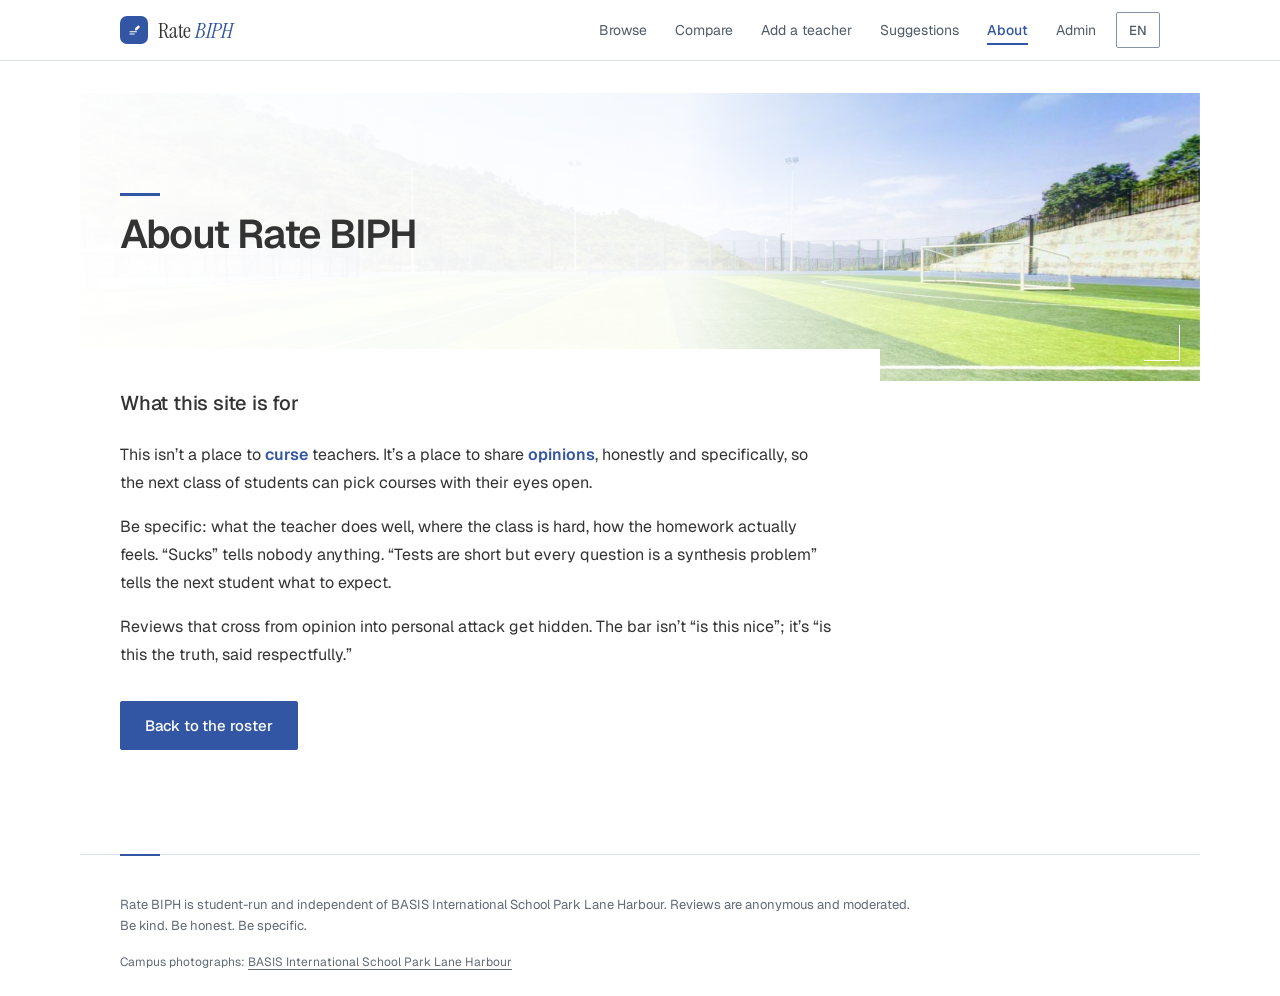
<file: frontend/about.html>
<!doctype html>
<html lang="en" data-i18n-page-title="about.pageTitle">
<head>
  <meta charset="utf-8" />
  <meta name="viewport" content="width=device-width, initial-scale=1" />
  <meta name="description" content="Read about the purpose and review guidelines of Rate BIPH." />
  <title>Rate BIPH: about</title>
  <link rel="stylesheet" href="styles.css?v=hallmark-polish-20261025" />
  <link rel="stylesheet" href="campus-life.css?v=no-photo-captions-20261109" />
  <link rel="stylesheet" href="campus-details.css?v=campus-motion-20261109" />
  <script src="config.js?v=22926e5"></script>
</head>
<body data-page="about">
  <div data-topnav></div>

  <main class="container campus-page campus-page--about">
    <header class="campus-masthead" id="campus">
      <div class="campus-masthead__copy">
        <h1 class="page-title serif" data-i18n-html="about.headingHtml">About Rate BIPH</h1>
      </div>
      <figure class="campus-masthead__scene campus-scene">
        <img src="assets/biph/biph-soccer-field.jpg" width="1920" height="800" fetchpriority="high" decoding="async" alt="The BIPH rooftop soccer field surrounded by green hills" data-i18n-alt="campus.field.alt" />
      </figure>
    </header>
    <div class="campus-page__content">

    <section class="about-section">
      <h2 class="serif about-section__title" data-i18n="about.purpose.title">What this site is for</h2>
      <p class="about-section__body" data-i18n-html="about.purpose.body1">This isn’t a place to <strong>curse</strong> teachers. It’s a place to share <strong>opinions</strong>, honestly and specifically, so the next class of students can pick courses with their eyes open.</p>
      <p class="about-section__body" data-i18n-html="about.purpose.body2">Be specific: <em>what</em> the teacher does well, <em>where</em> the class is hard, <em>how</em> the homework actually feels. “Sucks” tells nobody anything. “Tests are short but every question is a synthesis problem” tells the next student what to expect.</p>
      <p class="about-section__body" data-i18n-html="about.purpose.body3">Reviews that cross from opinion into personal attack get hidden. The bar isn’t “is this nice”; it’s “is this the truth, said respectfully.”</p>
    </section>

    <div class="about-foot">
      <a href="index.html" class="btn btn--accent btn--lg" data-i18n="about.cta">Back to the roster</a>
    </div>
    </div>
  </main>

  <div data-footer></div>
  <p class="campus-credit"><span data-i18n="campus.credit">Campus photographs:</span> <a href="https://biph.basischina.com/#/about/our_school" target="_blank" rel="noopener" data-i18n="campus.school">BASIS International School Park Lane Harbour</a></p>
  <script src="app.js?v=photo-compose-20261109"></script>
</body>
</html>
</file>
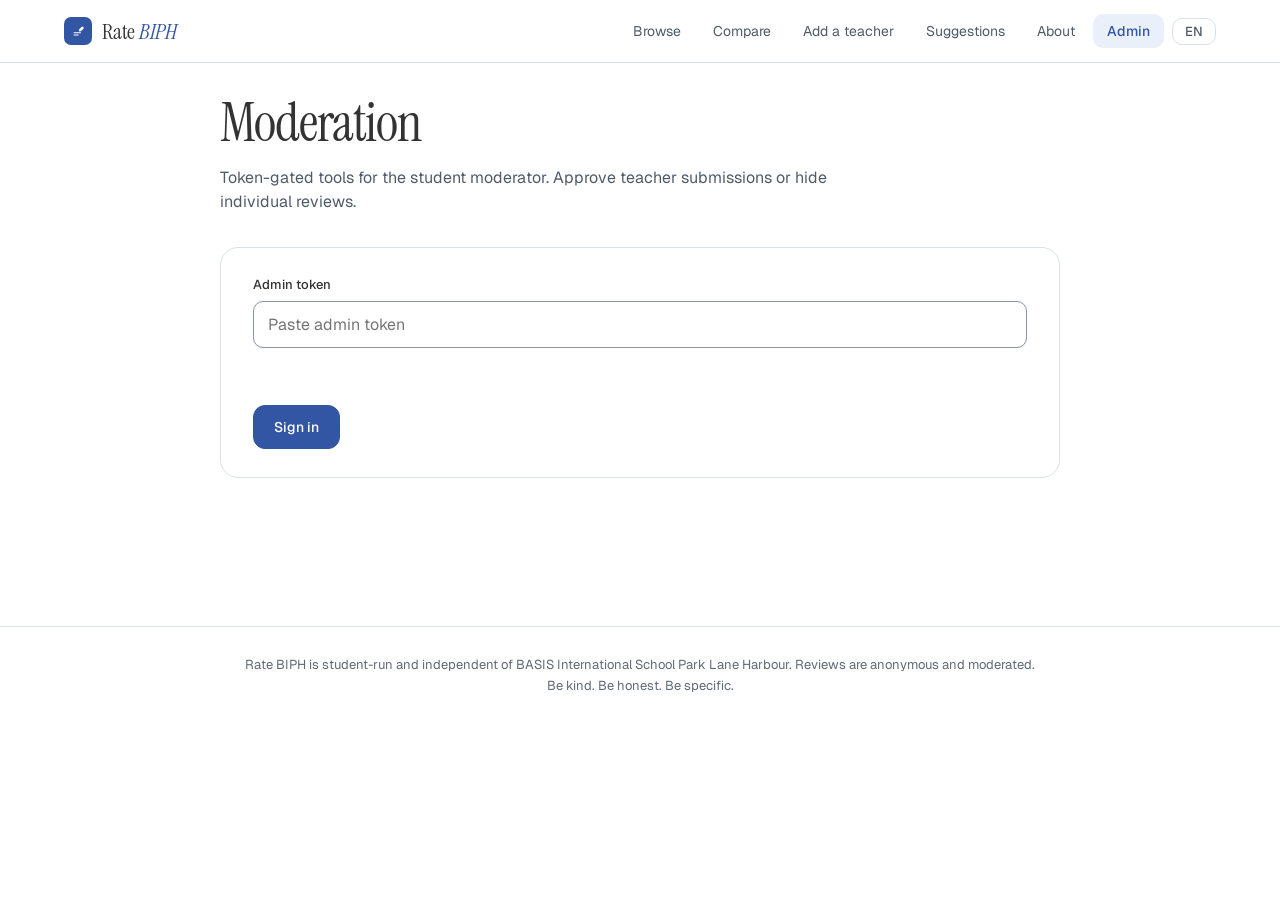
<file: frontend/admin.html>
<!doctype html>
<html lang="en" data-i18n-page-title="admin.pageTitle">
<head>
  <meta charset="utf-8" />
  <meta name="viewport" content="width=device-width, initial-scale=1" />
  <meta name="description" content="Moderation tools for the Rate BIPH student moderator." />
  <title>Rate BIPH: admin</title>
  <link rel="stylesheet" href="styles.css?v=hallmark-polish-20261025" />
  <script src="config.js?v=22926e5"></script>
</head>
<body data-page="admin">
  <div data-topnav></div>

  <main class="container container--narrow">
    <h1 class="page-title serif" data-i18n="admin.heading">Moderation</h1>
    <p class="page-lede" data-i18n="admin.lede">Token-gated tools for the student moderator. Approve teacher submissions or hide individual reviews.</p>

    <div id="authCard" class="form-card">
      <div class="field">
        <div class="field__row"><label class="field__label" for="token" data-i18n="admin.token.label">Admin token</label></div>
        <input id="token" class="input" type="password" data-i18n-placeholder="admin.token.placeholder" placeholder="Paste admin token" />
      </div>
      <div id="authStatus" class="form-status"></div>
      <div class="form-actions">
        <button id="loginBtn" class="btn btn--primary" data-i18n="admin.unlock">Sign in</button>
      </div>
    </div>

    <section id="panel" hidden>
      <!-- Tab nav. JS toggles a single .admin-tab--active class + .admin-pane--active. -->
      <div class="admin-tabs" role="tablist">
        <button class="admin-tab admin-tab--active" data-tab="teachers" type="button" data-i18n="admin.tabs.teachers">Teachers</button>
        <button class="admin-tab" data-tab="subs"     type="button" data-i18n="admin.tabs.subs">Submissions</button>
        <button class="admin-tab" data-tab="sugs"     type="button" data-i18n="admin.tabs.sugs">Suggestions</button>
        <button class="admin-tab" data-tab="tools"    type="button" data-i18n="admin.tabs.tools">Tools</button>
      </div>

      <!-- TEACHERS pane: search + inline-editable name/subject for every visible teacher. -->
      <div id="pane-teachers" class="admin-pane admin-pane--active">
        <div class="admin-pane__head">
          <div class="serif admin-pane__title" data-i18n="admin.teachers.title">Edit teachers</div>
        </div>
        <p class="admin-pane__lede" data-i18n="admin.teachers.lede">Click any name or subject to edit. Changes save when you click outside the field or press Enter.</p>
        <input id="teacherSearch" aria-label="Search teachers" data-i18n-aria-label="admin.teachers.search" class="input admin-search" data-i18n-placeholder="admin.teachers.search" placeholder="Search teachers…" autocomplete="off" />
        <div id="teachersList" class="admin-teachers"></div>
        <div id="teachersEmpty" class="empty" hidden data-i18n="admin.teachers.empty">No teachers match.</div>
      </div>

      <!-- SUBMISSIONS pane: pending teacher additions (existing flow) -->
      <div id="pane-subs" class="admin-pane">
        <div class="admin-pane__head">
          <div class="serif admin-pane__title" data-i18n="admin.subs.title">Pending submissions</div>
          <button id="refreshBtn" class="btn btn--ghost btn--sm" data-i18n="admin.subs.refresh">Refresh</button>
        </div>
        <div id="subsList"></div>
        <div id="subsEmpty" class="empty" hidden data-i18n="admin.subs.empty">No pending submissions.</div>
      </div>

      <!-- SUGGESTIONS pane: site-feedback inbox (existing flow) -->
      <div id="pane-sugs" class="admin-pane">
        <div class="admin-pane__head">
          <div class="serif admin-pane__title" data-i18n="admin.sugs.title">Suggestions inbox</div>
          <label class="reviews-header__toggle">
            <input type="checkbox" id="showResolved" /> <span data-i18n="admin.sugs.showResolved">Show resolved</span>
          </label>
        </div>
        <div id="sugsList"></div>
        <div id="sugsEmpty" class="empty" hidden data-i18n="admin.sugs.empty">No suggestions.</div>
      </div>

      <!-- TOOLS pane: two-level drill-down. Default view = teacher list with
           review counts. Click into a teacher → that teacher's reviews with
           Hide/Unhide buttons inline. Hidden reviews stay in the list (faded)
           so a wrong hide can be reversed via Unhide. -->
      <div id="pane-tools" class="admin-pane">
        <!-- Teacher list view (default) -->
        <div id="toolsTeacherView">
          <div class="admin-pane__head">
            <div class="serif admin-pane__title" data-i18n="admin.tools.title">Manage reviews</div>
            <p class="admin-pane__lede" data-i18n="admin.tools.lede">Pick a teacher to see their reviews. Click any review to hide it from the public site. Hidden reviews stay visible to you so mistakes can be reversed.</p>
          </div>
          <div class="admin-tools__controls">
            <input id="toolsTeacherSearch" aria-label="Search teachers" data-i18n-aria-label="admin.tools.searchTeacher" class="input" type="text"
                   data-i18n-placeholder="admin.tools.searchTeacher" placeholder="Search teachers…" />
          </div>
          <div id="toolsTeacherList" class="admin-tools-teachers"></div>
          <div id="toolsTeacherEmpty" class="empty" hidden data-i18n="admin.tools.noTeachers">No teachers match.</div>
        </div>

        <!-- Reviews view (after clicking into a teacher) -->
        <div id="toolsReviewView" hidden>
          <div class="admin-tools__back">
            <button id="toolsBackBtn" class="btn btn--ghost btn--sm" type="button">
              <span aria-hidden="true">←</span> <span data-i18n="admin.tools.back">Back to teachers</span>
            </button>
          </div>
          <div class="admin-pane__head">
            <div class="serif admin-pane__title" id="toolsReviewTitle"></div>
            <p class="admin-pane__lede" id="toolsReviewSub"></p>
          </div>
          <div class="admin-tools__controls">
            <input id="reviewSearch" aria-label="Search comments" data-i18n-aria-label="admin.tools.searchComment" class="input" type="text"
                   data-i18n-placeholder="admin.tools.searchComment" placeholder="Search comments…" />
          </div>
          <div id="reviewsList" class="admin-reviews"></div>
          <div id="reviewsEmpty" class="empty" hidden data-i18n="admin.tools.empty">No reviews match.</div>
          <div class="admin-tools__foot">
            <button id="reviewsLoadMore" class="btn btn--ghost btn--sm" hidden data-i18n="admin.tools.loadMore">Load more</button>
          </div>
        </div>
      </div>
    </section>
  </main>

  <div data-footer></div>
  <script src="app.js?v=hallmark-polish-20261025"></script>
  <script>
  (function () {
    let token = sessionStorage.getItem('rb.admin');

    async function auth(path, opts = {}) {
      return RB.api(path, { ...opts, headers: { Authorization: `Bearer ${token}`, ...(opts.headers || {}) } });
    }

    function escape(s) { return (s || '').replace(/[&<>"']/g, c => ({'&':'&amp;','<':'&lt;','>':'&gt;','"':'&quot;',"'":'&#39;'})[c]); }

    // Cached lists so we re-render on language toggle without re-fetching.
    let lastSubs = null;
    let lastSugs = null;
    let lastTeachers = null;

    // ——— Tab switching
    document.querySelectorAll('.admin-tab').forEach(btn => {
      btn.addEventListener('click', () => {
        const tab = btn.dataset.tab;
        document.querySelectorAll('.admin-tab').forEach(t => t.classList.toggle('admin-tab--active', t === btn));
        document.querySelectorAll('.admin-pane').forEach(p => {
          p.classList.toggle('admin-pane--active', p.id === 'pane-' + tab);
        });
      });
    });

    // ——— Teachers: list + inline edit
    async function loadTeachers() {
      // Reuse the public endpoint — admin sees the same visible roster.
      // (Hidden teachers can be re-shown via a future endpoint; for v1 we
      //  match what students see on the home page.)
      const teachers = await RB.api('/api/teachers');
      // Stable alphabetical order so the row position doesn't jump after edits.
      teachers.sort((a, b) => a.name.localeCompare(b.name));
      lastTeachers = teachers;
      renderTeachers(teachers, document.getElementById('teacherSearch').value || '');
    }

    function renderTeachers(teachers, query) {
      const host = document.getElementById('teachersList');
      const empty = document.getElementById('teachersEmpty');
      host.innerHTML = '';
      const q = query.trim().toLowerCase();
      const filtered = q
        ? teachers.filter(t =>
            t.name.toLowerCase().includes(q) ||
            (t.subject || '').toLowerCase().includes(q))
        : teachers;
      if (!filtered.length) { empty.hidden = false; return; }
      empty.hidden = true;
      filtered.forEach(t => {
        const row = document.createElement('div');
        row.className = 'admin-teacher';
        row.dataset.teacherId = t.id;
        // Render the avatar via the same helper the teacher cards use so the
        // admin list visually matches the public site.
        row.innerHTML = `
          <div class="admin-teacher__avatar" data-avatar></div>
          <div class="admin-teacher__fields">
            <input class="admin-teacher__name" aria-label="${RB.t('sub.name.label')}" data-field="name" value="${escape(t.name)}" />
            <input class="admin-teacher__subject" aria-label="${RB.t('sub.subject.label')}" data-field="subject" value="${escape(t.subject || '')}"
                   data-i18n-placeholder="admin.teachers.subjectMissing" placeholder="${RB.t('admin.teachers.subjectMissing')}" />
          </div>
          <div class="admin-teacher__count">${t.review_count}</div>`;
        row.querySelector('[data-avatar]').replaceWith(RB.avatarEl(t.name, 36));
        const nameInput = row.querySelector('[data-field="name"]');
        const subjInput = row.querySelector('[data-field="subject"]');
        wireField(nameInput, 'name', t);
        wireField(subjInput, 'subject', t);
        host.appendChild(row);
      });
    }

    // Inline edit: save on blur or Enter, only if the value actually changed.
    // Escape reverts. Avoids accidental writes when the admin tabs through.
    function wireField(input, field, teacher) {
      const original = input.value;
      input.addEventListener('keydown', (e) => {
        if (e.key === 'Enter') input.blur();
        if (e.key === 'Escape') { input.value = original; input.blur(); }
      });
      input.addEventListener('blur', async () => {
        const val = input.value.trim();
        if (val === (teacher[field] || '')) return;  // no change
        try {
          const updated = await auth(`/api/admin/teachers/${teacher.id}/edit`, {
            method: 'POST',
            body: JSON.stringify({ [field]: val }),
          });
          // Mutate the cached row so a re-render keeps the new value.
          teacher[field] = updated[field];
          RB.toast(RB.t('admin.teachers.saved', { name: updated.name }));
        } catch (e) {
          input.value = teacher[field] || '';
          RB.toast(RB.t('admin.teachers.error', { msg: e.message }));
        }
      });
    }

    document.getElementById('teacherSearch').addEventListener('input', () => {
      if (lastTeachers) renderTeachers(lastTeachers, document.getElementById('teacherSearch').value || '');
    });

    // ——— Submissions (existing flow, preserved verbatim)
    async function loadSubs() {
      const subs = await auth('/api/admin/submissions');
      lastSubs = subs;
      renderSubs(subs);
    }

    function renderSubs(subs) {
      const host = document.getElementById('subsList');
      host.innerHTML = '';
      const empty = document.getElementById('subsEmpty');
      if (!subs.length) { empty.hidden = false; return; }
      empty.hidden = true;
      subs.forEach(s => {
        const row = document.createElement('div');
        row.className = 'admin-sub';
        const courses = (s.courses && s.courses.length) ? ' · ' + escape(s.courses.join(', ')) : '';
        row.innerHTML = `
          <div class="admin-sub__meta">
            <div class="admin-sub__name">${escape(s.name)}</div>
            <div class="admin-sub__subject">${escape(s.subject || '—')}${courses} · ${RB.relDate(s.created_at) || ''}</div>
          </div>
          <div class="admin-sub__actions">
            <button class="btn btn--accent btn--sm" data-act="approve">${RB.t('admin.subs.approve')}</button>
            <button class="btn btn--ghost btn--sm" data-act="reject">${RB.t('admin.subs.reject')}</button>
          </div>`;
        row.querySelector('[data-act="approve"]').onclick = async () => {
          try { await auth(`/api/admin/submissions/${s.id}/approve`, { method: 'POST' }); RB.toast(RB.t('admin.subs.approved')); loadSubs(); loadTeachers(); }
          catch (e) { RB.toast(e.message); }
        };
        row.querySelector('[data-act="reject"]').onclick = async () => {
          try { await auth(`/api/admin/submissions/${s.id}/reject`, { method: 'POST' }); RB.toast(RB.t('admin.subs.rejected')); loadSubs(); }
          catch (e) { RB.toast(e.message); }
        };
        host.appendChild(row);
      });
    }

    // ——— Suggestions (existing flow)
    async function loadSugs() {
      const showResolved = document.getElementById('showResolved').checked;
      const sugs = await auth(`/api/admin/suggestions${showResolved ? '?include_resolved=true' : ''}`);
      lastSugs = sugs;
      renderSugs(sugs);
    }

    function renderSugs(sugs) {
      const host = document.getElementById('sugsList');
      host.innerHTML = '';
      const empty = document.getElementById('sugsEmpty');
      if (!sugs.length) { empty.hidden = false; return; }
      empty.hidden = true;
      sugs.forEach(s => {
        const row = document.createElement('div');
        row.className = 'admin-sug' + (s.is_resolved ? ' admin-sug--resolved' : '');
        const when = RB.relDate(s.created_at) || '';
        const state = s.is_resolved
          ? `<span class="admin-sug__state">${RB.t('admin.sugs.resolved', { when: RB.relDate(s.resolved_at) || '' })}</span>`
          : `<span class="admin-sug__state admin-sug__state--open">${RB.t('admin.sugs.open')}</span>`;
        const actionBtn = s.is_resolved
          ? `<button class="btn btn--ghost btn--sm" data-act="reopen">${RB.t('admin.sugs.reopen')}</button>`
          : `<button class="btn btn--accent btn--sm" data-act="resolve">${RB.t('admin.sugs.markResolved')}</button>`;
        row.innerHTML = `
          <div class="admin-sug__head">
            ${state}
            <span class="admin-sug__when">${when}</span>
          </div>
          <div class="admin-sug__body">${escape(s.body)}</div>
          <div class="admin-sub__actions">${actionBtn}</div>`;
        const act = row.querySelector('[data-act]');
        act.onclick = async () => {
          const path = s.is_resolved
            ? `/api/admin/suggestions/${s.id}/reopen`
            : `/api/admin/suggestions/${s.id}/resolve`;
          try {
            await auth(path, { method: 'POST' });
            RB.toast(s.is_resolved ? RB.t('admin.sugs.reopened') : RB.t('admin.sugs.markedResolved'));
            loadSugs();
          } catch (e) { RB.toast(e.message); }
        };
        host.appendChild(row);
      });
    }

    // ——— Tools: two-level drill-down for review moderation
    //   Level 1: list of teachers with review counts
    //   Level 2: that teacher's reviews with Hide/Unhide buttons
    // State: when teacherId is null we're on level 1; when set we're on level 2.
    let reviewsState = {
      items: [], offset: 0, q: '', loading: false, hasMore: false,
      teacherId: null, teacherName: '', teacherSubject: '',
    };
    let reviewSearchTimer = null;
    let teacherSearchTimer = null;
    const REVIEW_PAGE = 50;
    const METRIC_KEYS = ['teaching_quality', 'test_difficulty', 'homework_load', 'easygoingness'];

    function showToolsTeacherView() {
      document.getElementById('toolsTeacherView').hidden = false;
      document.getElementById('toolsReviewView').hidden = true;
      reviewsState.teacherId = null;
      reviewsState.items = [];
      reviewsState.offset = 0;
      reviewsState.q = '';
      const reviewSearch = document.getElementById('reviewSearch');
      if (reviewSearch) reviewSearch.value = '';
    }

    function showToolsReviewView(teacher) {
      reviewsState.teacherId = teacher.id;
      reviewsState.teacherName = teacher.name;
      reviewsState.teacherSubject = teacher.subject || '';
      reviewsState.items = [];
      reviewsState.offset = 0;
      reviewsState.q = '';
      document.getElementById('toolsTeacherView').hidden = true;
      document.getElementById('toolsReviewView').hidden = false;
      document.getElementById('toolsReviewTitle').textContent = teacher.name;
      const subj = teacher.subject ? RB.localizeSubject(teacher.subject) : '';
      const count = teacher.review_count || 0;
      const countLabel = count === 1
        ? RB.t('teacher.basedOnSingular', { n: count })
        : RB.t('teacher.basedOn', { n: count });
      document.getElementById('toolsReviewSub').textContent =
        [subj, countLabel].filter(Boolean).join(' · ');
      document.getElementById('reviewSearch').value = '';
      loadReviews(true);
    }

    function renderToolsTeachers(teachers, query) {
      const host = document.getElementById('toolsTeacherList');
      const empty = document.getElementById('toolsTeacherEmpty');
      host.innerHTML = '';
      const q = (query || '').trim().toLowerCase();
      const filtered = q
        ? teachers.filter(t =>
            t.name.toLowerCase().includes(q) ||
            (t.subject || '').toLowerCase().includes(q))
        : teachers;
      if (!filtered.length) { empty.hidden = false; return; }
      empty.hidden = true;
      filtered.forEach(t => {
        const row = document.createElement('button');
        row.type = 'button';
        row.className = 'admin-tools-teacher';
        row.dataset.teacherId = t.id;
        const subj = t.subject ? RB.localizeSubject(t.subject) : '';
        const count = t.review_count || 0;
        const countSuffix = count === 1
          ? RB.t('admin.tools.reviewCountOne', { n: count })
          : RB.t('admin.tools.reviewCountMany', { n: count });
        row.innerHTML = `
          <div class="admin-tools-teacher__avatar" data-avatar></div>
          <div class="admin-tools-teacher__meta">
            <div class="admin-tools-teacher__name">${escape(t.name)}</div>
            <div class="admin-tools-teacher__sub">${escape(subj || '—')} · ${countSuffix}</div>
          </div>
          <div class="admin-tools-teacher__chev" aria-hidden="true">›</div>`;
        row.querySelector('[data-avatar]').replaceWith(RB.avatarEl(t.name, 36));
        row.addEventListener('click', () => showToolsReviewView(t));
        host.appendChild(row);
      });
    }

    function loadToolsTeachers() {
      // Reuse the cached list from the Teachers tab if it's already loaded.
      // Otherwise fetch — same endpoint as the public roster.
      const render = () => renderToolsTeachers(
        lastTeachers,
        document.getElementById('toolsTeacherSearch').value || '',
      );
      if (lastTeachers) { render(); return; }
      RB.api('/api/teachers').then(teachers => {
        teachers.sort((a, b) => a.name.localeCompare(b.name));
        lastTeachers = teachers;
        render();
      }).catch(e => RB.toast(e.message));
    }

    async function loadReviews(reset) {
      if (!reviewsState.teacherId) return;
      if (reviewsState.loading) return;
      reviewsState.loading = true;
      const offset = reset ? 0 : reviewsState.offset;
      const params = new URLSearchParams({
        teacher_id: reviewsState.teacherId,
        limit: String(REVIEW_PAGE),
        offset: String(offset),
        include_hidden: 'true',
      });
      if (reviewsState.q) params.set('q', reviewsState.q);
      try {
        const data = await auth(`/api/admin/reviews?${params.toString()}`);
        if (reset) reviewsState.items = data.reviews;
        else reviewsState.items = reviewsState.items.concat(data.reviews);
        reviewsState.offset = offset + data.reviews.length;
        reviewsState.hasMore = data.has_more;
        renderReviews();
      } catch (e) {
        RB.toast(e.message);
      } finally {
        reviewsState.loading = false;
      }
    }

    function renderReviews() {
      const host = document.getElementById('reviewsList');
      const empty = document.getElementById('reviewsEmpty');
      const more = document.getElementById('reviewsLoadMore');
      host.innerHTML = '';
      if (!reviewsState.items.length) {
        empty.hidden = false; more.hidden = true; return;
      }
      empty.hidden = true;
      more.hidden = !reviewsState.hasMore;
      reviewsState.items.forEach(r => host.appendChild(buildReviewRow(r)));
    }

    function buildReviewRow(r) {
      // Scoped view: we're already inside a teacher's drill-down, so the
      // row no longer needs to repeat the teacher name. Just date + visibility.
      const row = document.createElement('div');
      row.className = 'admin-review' + (r.is_visible ? '' : ' admin-review--hidden');
      row.dataset.reviewId = r.id;
      const when = RB.relDate(r.created_at) || '';
      const metrics = METRIC_KEYS.map(k => {
        const label = RB.t('teacher.metrics.short.' + k);
        return `<span class="admin-review__metric">${escape(label)} <strong>${r[k]}</strong></span>`;
      }).join('');
      const comment = (r.comment && r.comment.trim())
        ? `<div class="admin-review__comment">${escape(r.comment)}</div>`
        : `<div class="admin-review__comment admin-review__comment--empty">${RB.t('admin.tools.noComment')}</div>`;
      const wta = (r.would_take_again === 1 || r.would_take_again === true)
        ? `<span class="metric-badge metric-badge--wta-yes">${RB.t('teacher.wta.badgeYes')}</span>`
        : (r.would_take_again === 0 || r.would_take_again === false)
          ? `<span class="metric-badge metric-badge--wta-no">${RB.t('teacher.wta.badgeNo')}</span>`
          : '';
      const actionLabel = r.is_visible ? RB.t('admin.tools.hide') : RB.t('admin.tools.unhide');
      const actionClass = r.is_visible ? 'btn--ghost' : 'btn--accent';
      const hiddenTag = r.is_visible ? '' : ` · <span class="admin-review__hidden-tag">${RB.t('admin.tools.hiddenTag')}</span>`;
      row.innerHTML = `
        <div class="admin-review__head">
          <div class="admin-review__who">
            <div class="admin-review__sub">${when}${hiddenTag}</div>
          </div>
          <button class="btn btn--sm ${actionClass}" data-act="toggle">${actionLabel}</button>
        </div>
        <div class="admin-review__metrics">${metrics}${wta}</div>
        ${comment}`;
      row.querySelector('[data-act="toggle"]').onclick = async () => {
        const path = r.is_visible
          ? `/api/admin/reviews/${r.id}/hide`
          : `/api/admin/reviews/${r.id}/unhide`;
        try {
          await auth(path, { method: 'POST' });
          r.is_visible = !r.is_visible;
          RB.toast(r.is_visible ? RB.t('admin.tools.unhid') : RB.t('admin.tools.hid'));
          // In-place re-render of just this row so scroll position is preserved.
          row.replaceWith(buildReviewRow(r));
        } catch (e) {
          RB.toast(e.message);
        }
      };
      return row;
    }

    document.addEventListener('rb:lang', () => {
      if (lastSubs) renderSubs(lastSubs);
      if (lastSugs) renderSugs(lastSugs);
      if (lastTeachers) renderTeachers(lastTeachers, document.getElementById('teacherSearch').value || '');
      // Re-render whichever Tools view is open so labels follow the lang flip.
      if (!document.getElementById('toolsTeacherView').hidden && lastTeachers) {
        renderToolsTeachers(lastTeachers, document.getElementById('toolsTeacherSearch').value || '');
      }
      if (reviewsState.teacherId) {
        // Re-localize the header (subject + count phrasing).
        const t = (lastTeachers || []).find(x => x.id === reviewsState.teacherId);
        if (t) {
          const subj = t.subject ? RB.localizeSubject(t.subject) : '';
          const count = t.review_count || 0;
          const countLabel = count === 1
            ? RB.t('teacher.basedOnSingular', { n: count })
            : RB.t('teacher.basedOn', { n: count });
          document.getElementById('toolsReviewSub').textContent =
            [subj, countLabel].filter(Boolean).join(' · ');
        }
        if (reviewsState.items.length) renderReviews();
      }
    });

    async function unlock() {
      token = document.getElementById('token').value.trim();
      const status = document.getElementById('authStatus');
      status.className = 'form-status';
      try {
        await auth('/api/admin/submissions');
        sessionStorage.setItem('rb.admin', token);
        document.getElementById('authCard').hidden = true;
        document.getElementById('panel').hidden = false;
        loadTeachers();
        loadSubs();
        loadSugs();
      } catch (e) {
        status.textContent = RB.t('admin.invalid');
        status.classList.add('form-status--err');
      }
    }

    document.getElementById('loginBtn').addEventListener('click', unlock);
    document.getElementById('token').addEventListener('keydown', (e) => { if (e.key === 'Enter') unlock(); });
    document.getElementById('refreshBtn').addEventListener('click', () => { loadTeachers(); loadSubs(); loadSugs(); loadReviews(true); });
    document.getElementById('showResolved').addEventListener('change', loadSugs);

    document.getElementById('reviewSearch').addEventListener('input', (e) => {
      // Debounce so we don't fire a request on every keystroke.
      clearTimeout(reviewSearchTimer);
      reviewSearchTimer = setTimeout(() => {
        reviewsState.q = e.target.value.trim();
        loadReviews(true);
      }, 250);
    });
    document.getElementById('reviewsLoadMore').addEventListener('click', () => loadReviews(false));
    document.getElementById('toolsBackBtn').addEventListener('click', showToolsTeacherView);
    document.getElementById('toolsTeacherSearch').addEventListener('input', (e) => {
      // Filter is purely client-side over the cached teacher list, but debounce
      // anyway so we don't thrash the DOM on every keystroke.
      clearTimeout(teacherSearchTimer);
      teacherSearchTimer = setTimeout(() => {
        if (lastTeachers) renderToolsTeachers(lastTeachers, e.target.value || '');
      }, 100);
    });
    // Lazy-load the teacher list the first time the Tools tab is opened so
    // login isn't blocked by a fetch the admin may not need.
    document.querySelector('.admin-tab[data-tab="tools"]').addEventListener('click', () => {
      // Always reset to the teacher list view when the tab is (re)opened.
      // A drilled-in admin who clicks Tools again expects to start fresh.
      showToolsTeacherView();
      loadToolsTeachers();
    });

    if (token) {
      document.getElementById('token').value = token;
      unlock();
    }
  })();
  </script>
</body>
</html>
</file>
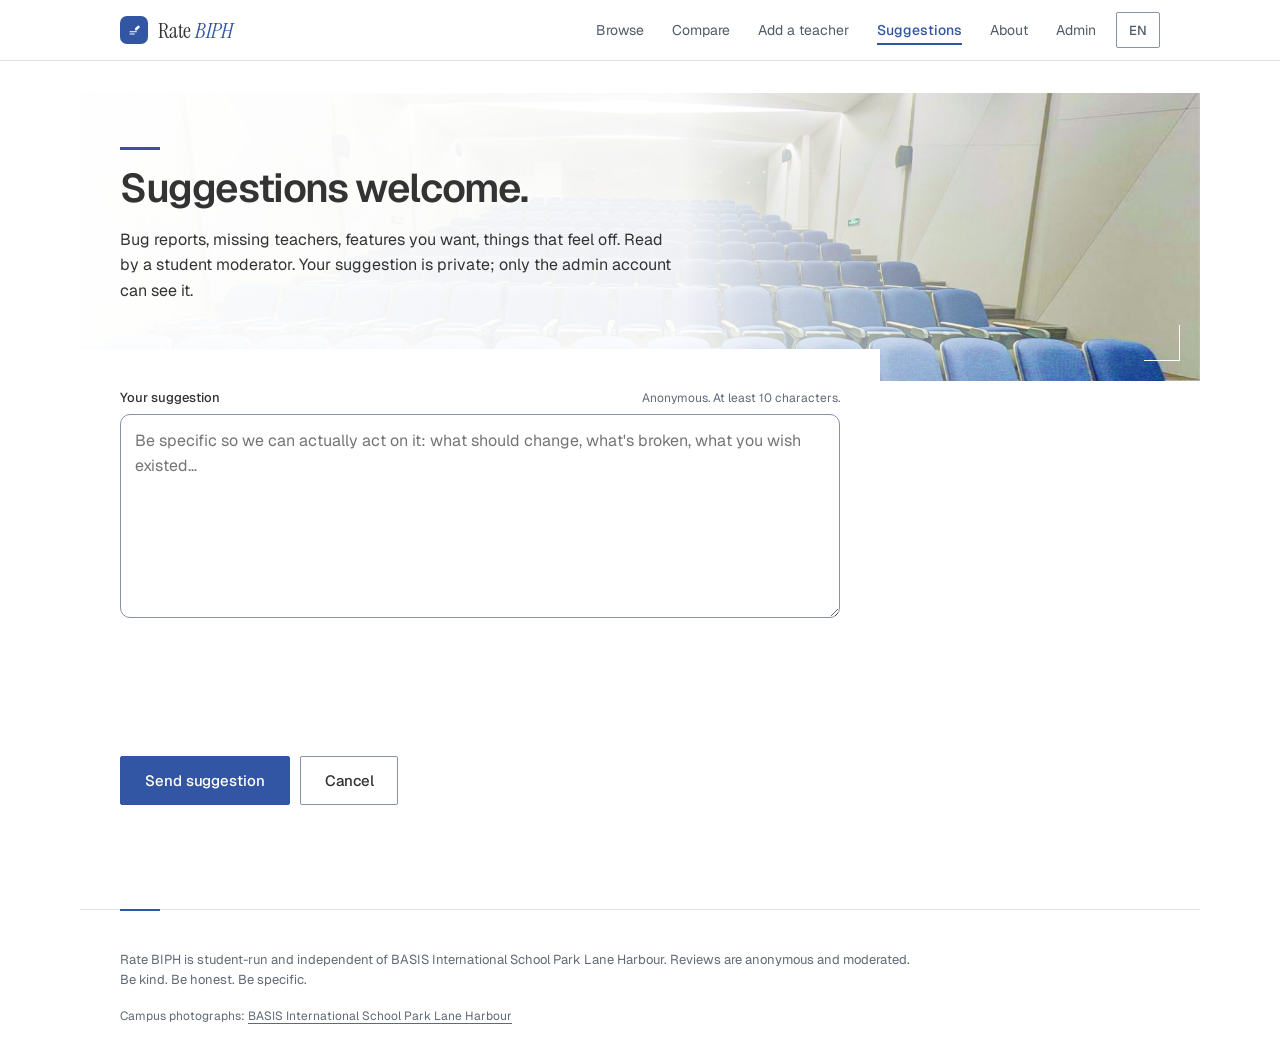
<file: frontend/suggestions.html>
<!doctype html>
<html lang="en" data-i18n-page-title="sug.pageTitle">
<head>
  <meta charset="utf-8" />
  <meta name="viewport" content="width=device-width, initial-scale=1" />
  <meta name="description" content="Send a private suggestion about Rate BIPH to the student moderator." />
  <title>Rate BIPH: suggestions</title>
  <link rel="stylesheet" href="styles.css?v=hallmark-polish-20261025" />
  <link rel="stylesheet" href="campus-life.css?v=no-photo-captions-20261109" />
  <link rel="stylesheet" href="campus-details.css?v=campus-motion-20261109" />
  <script src="config.js?v=22926e5"></script>
</head>
<body data-page="suggestions">
  <div data-topnav></div>

  <main class="container campus-page campus-page--form">
    <header class="campus-masthead">
      <div class="campus-masthead__copy">
        <h1 class="page-title serif" data-i18n-html="sug.headingHtml">Suggestions welcome.</h1>
        <p class="page-lede" data-i18n="sug.lede">Bug reports, missing teachers, features you want, things that feel off. Read by a student moderator. Your suggestion is private; only the admin account can see it.</p>
      </div>
      <figure class="campus-masthead__scene campus-scene">
        <img src="assets/biph/biph-auditorium.jpg" width="1920" height="800" fetchpriority="high" decoding="async" alt="Rows of blue seats beneath the angular ceiling of the BIPH auditorium" data-i18n-alt="campus.auditorium.alt" />
      </figure>
    </header>
    <div class="campus-page__content">
    <div id="formCard" class="form-card">
      <div class="field">
        <div class="field__row">
          <label class="field__label" for="body" data-i18n="sug.body.label">Your suggestion</label>
          <span class="field__hint" data-i18n="sug.body.hint">Anonymous. At least 10 characters.</span>
        </div>
        <textarea id="body" class="textarea" rows="7"
          data-i18n-placeholder="sug.body.placeholder"
          placeholder="Be specific so we can actually act on it — what should change, what's broken, what you wish existed…"></textarea>
      </div>

      <div class="turnstile-slot" id="turnstile"></div>

      <div id="formStatus" class="form-status"></div>
      <div class="form-actions">
        <button id="submitBtn" class="btn btn--accent btn--lg" data-i18n="sug.send">Send suggestion</button>
        <a href="index.html" class="btn btn--ghost btn--lg" data-i18n="common.cancel">Cancel</a>
      </div>
    </div>

    <div id="successCard" class="panel-accent" hidden>
      <div class="panel-accent__title serif" data-i18n="sug.success.title">Sent ✓</div>
      <div class="panel-accent__sub" data-i18n="sug.success.body">Thanks for writing in. The moderator will read this. Suggestions are only visible to the admin account, not to other students.</div>
      <div class="form-actions">
        <button id="againBtn" class="btn btn--primary" data-i18n="sug.success.again">Send another</button>
        <a href="index.html" class="btn btn--ghost" data-i18n="sug.success.back">Back to roster</a>
      </div>
    </div>
    </div>
  </main>

  <div data-footer></div>
  <p class="campus-credit"><span data-i18n="campus.credit">Campus photographs:</span> <a href="https://biph.basischina.com/#/about/our_school" target="_blank" rel="noopener" data-i18n="campus.school">BASIS International School Park Lane Harbour</a></p>
  <script src="app.js?v=photo-compose-20261109"></script>
  <script>
  (function () {
    const state = { turnstileToken: null };

    async function submit() {
      const body = document.getElementById('body').value.trim();
      const status = document.getElementById('formStatus');
      status.className = 'form-status';
      if (body.length < 10) {
        status.textContent = RB.t('sug.errShort');
        status.classList.add('form-status--err');
        return;
      }
      const btn = document.getElementById('submitBtn');
      btn.disabled = true; btn.textContent = RB.t('sug.sending');
      try {
        await RB.api('/api/suggestions', {
          method: 'POST',
          body: JSON.stringify({ body, turnstile_token: state.turnstileToken }),
        });
        document.getElementById('formCard').hidden = true;
        document.getElementById('successCard').hidden = false;
      } catch (e) {
        status.textContent = e.data?.message || e.message || RB.t('common.somethingWentWrong');
        status.classList.add('form-status--err');
      } finally {
        btn.disabled = false; btn.textContent = RB.t('sug.send');
      }
    }

    document.getElementById('submitBtn').addEventListener('click', submit);
    document.getElementById('againBtn').addEventListener('click', () => {
      document.getElementById('body').value = '';
      document.getElementById('successCard').hidden = true;
      document.getElementById('formCard').hidden = false;
    });

    RB.mountTurnstile(document.getElementById('turnstile'), (t) => { state.turnstileToken = t; });
  })();
  </script>
</body>
</html>
</file>
<file: frontend/styles.css>
/* Hallmark · v2.0.0 · checked: ratebiph.com · built: the project · redesign: polish · scope: app · genre: editorial · theme: BIPH brand · surface: absolute · posture: Restrained · nav: existing inline links and mobile menu · footer: student-run disclosure */
/* Hallmark · pre-emit critique: P4 H4 E4 S4 R4 V3 · weakest: R, cursor effects and floating shapes competed with the teacher search; removed ornamental movement while preserving the roster layout */
/* Hallmark · waive 7b · surface: absolute; blue text and controls retain readable contrast · The user chose BASIS BIPH white paper for this teacher roster, so the existing white brand surface is preserved */
/* Hallmark · dropped ambient canvas and cursor hint · craft section 5 rejects cursor followers and unpausable ornamental loops; search and review handlers remain */
/* Hallmark · reworded "Why this exists." to "About Rate BIPH" · gate 54 replaces the ornamental lead-in with a direct page heading */
/* Hallmark · answered F7 · Existing teacher cards, form panels and review panels retain their layout and containment during this polish */
@import url('https://fonts.googleapis.com/css2?family=Instrument+Serif:ital@0;1&family=Geist:wght@300;400;500;600;700&display=swap');

:root {
  /* BASIS BIPH blue, white and neutral grays from biph.basischina.com. */
  --bg: #ffffff;
  --bg-card: #ffffff;
  --bg-sunken: #f2f4f7;
  --ink: #333333;
  --ink-soft: #505b68;
  --ink-mute: #606975;
  --line: #dce1e9;
  --line-strong: #8793a7;
  --accent: #3255a4;
  --accent-ink: #3255a4;
  --accent-bg: #eaf0fa;
  --accent-2: #6c87bd;
  --star: #3255a4;
  --error: #ac3f39;
  --on-accent: #ffffff;
  --color-accent-ink: var(--on-accent);
  --focus: #3255a4;
  --field-edge: #8793a7;
  --accent-rule: rgb(50 85 164 / 0.35);
  --print-rule: #bbbbbb;
  --wta-yes-bg: oklch(0.92 0.06 145);
  --wta-yes-ink: oklch(0.32 0.08 145);
  --wta-no-bg: oklch(0.93 0.04 30);
  --wta-no-ink: oklch(0.42 0.10 30);
  --avatar-1: #cddaf2;
  --avatar-2: #dce5f5;
  --avatar-3: #e4ebf7;
  --avatar-4: #d6dfe9;
  --avatar-5: #e7edf4;
  --avatar-6: #c6d6ef;
  --avatar-7: #dae3f0;
  --avatar-8: #d2e0f3;

  --radius-sm: 10px;
  --radius: 18px;
  --radius-lg: 28px;
  --radius-pill: 999px;

  --shadow-sm: 0 1px 2px rgb(31 49 79 / 0.04), 0 2px 6px rgb(31 49 79 / 0.04);
  --shadow: 0 4px 16px rgb(31 49 79 / 0.06), 0 2px 4px rgb(31 49 79 / 0.04);
  --shadow-lg: 0 12px 40px rgb(31 49 79 / 0.10);

  --font-sans: 'Geist', ui-sans-serif, system-ui, sans-serif;
  --font-serif: 'Instrument Serif', ui-serif, Georgia, serif;
}

*, *::before, *::after { box-sizing: border-box; }
html, body { margin: 0; padding: 0; overflow-x: clip; }
body {
  font-family: var(--font-sans);
  font-synthesis: none;
  color: var(--ink);
  background: var(--bg);
  -webkit-font-smoothing: antialiased;
  text-rendering: optimizeLegibility;
  min-height: 100vh;
}
a { color: inherit; }
button { font-family: var(--font-sans); cursor: pointer; }
input, textarea, select { font-family: var(--font-sans); color: var(--ink); }

.serif { font-family: var(--font-serif); font-weight: 400; letter-spacing: -0.01em; }

/* ——— Top nav */
.topnav {
  position: sticky; top: 0; z-index: 10;
  background: var(--bg);
  border-bottom: 1px solid var(--line);
}
.topnav__inner {
  max-width: 1200px; margin: 0 auto;
  padding: 14px 24px;
  display: flex; align-items: center; justify-content: space-between;
  gap: 12px;
}
.logo {
  display: inline-flex; align-items: center; gap: 10px;
  text-decoration: none; color: var(--ink);
}
.logo__mark {
  width: 28px; height: 28px; border-radius: 7px;
  background: var(--accent);
  display: inline-grid; place-items: center;
  flex-shrink: 0;
}
.logo__word {
  font-family: var(--font-serif);
  font-size: 22px;
  letter-spacing: -0.01em;
}
.logo__word em {
  font-style: italic;
  color: var(--accent-ink);
}
.topnav__links {
  display: flex; gap: 4px; align-items: center;
  flex-wrap: wrap;
}
.topnav__link {
  padding: 8px 14px; border-radius: 10px;
  font-size: 14px;
  color: var(--ink-soft);
  text-decoration: none;
  background: transparent;
  transition: background 0.15s ease;
}
.topnav__link[aria-current="page"] {
  color: var(--accent-ink);
  background: var(--accent-bg);
  font-weight: 500;
}

/* Language toggle (EN ↔ 中文). Sits at the end of the inline link row on
   desktop, and next to the hamburger on mobile. Styled as a subtle pill — it
   matches nav links but carries a thin border so it reads as an action, not
   a destination. */
.topnav__lang {
  appearance: none;
  -webkit-appearance: none;
  padding: 6px 12px;
  border-radius: 10px;
  border: 1px solid var(--line);
  background: var(--bg-card);
  color: var(--ink-soft);
  font-size: 13px;
  font-weight: 500;
  line-height: 1;
  cursor: pointer;
  transition: background 0.15s ease, color 0.15s ease, border-color 0.15s ease;
  margin-left: 4px;
  /* Mobile-only button is hidden on desktop. */
}
.topnav__lang:hover {
  color: var(--ink);
  border-color: var(--line-strong);
  background: var(--bg-sunken);
}
.topnav__lang--mobile { display: none; }

/* ——— Page container */
.container {
  max-width: 1200px; margin: 0 auto;
  padding: 32px 40px 80px;
  width: 100%;
  box-sizing: border-box;
}
.container--narrow { max-width: 920px; }

/* Browse page: narrower than the global container so the 3-card grid
   sits in a more comfortable column with breathing room on both sides.
   Matches handoff 3/design/components/page-search-b.jsx (min(75vw, 1080px)). */
body[data-page="home"] .container {
  max-width: min(75vw, 1080px);
  padding: 32px 32px 80px;
}

/* ——— Page heading block (submit, admin) */
.eyebrow {
  font-size: 12px;
  letter-spacing: 0;
  text-transform: none;
  color: var(--ink-mute);
  font-weight: 500;
  margin-bottom: 10px;
}
.page-title {
  font-family: var(--font-serif);
  font-size: 54px;
  line-height: 1.05;
  letter-spacing: -0.02em;
  margin: 0 0 14px;
}
.page-title em { color: inherit; font-style: normal; }
.page-lede {
  font-size: 16px;
  color: var(--ink-soft);
  line-height: 1.55;
  max-width: 640px;
  margin: 0 0 32px;
}

/* ——— Hero (home) */
.hero {
  background: var(--accent-bg);
  border-radius: var(--radius-lg);
  padding: 48px 44px;
  margin-bottom: 32px;
  position: relative;
  overflow: hidden;
}

.hero__shapes { display: none; }

.hero__inner { position: relative; z-index: 1; }
.hero__title {
  margin: 0;
  font-family: var(--font-serif);
  font-size: 54px;
  line-height: 1.05;
  letter-spacing: -0.02em;
}
.hero__title em { color: inherit; font-style: normal; }
.hero__subtitle {
  margin-top: 14px; font-size: 16px; color: var(--ink-soft); max-width: 500px; line-height: 1.5;
}
.searchbar {
  display: flex; gap: 8px; align-items: center;
  background: var(--bg-card);
  border-radius: var(--radius);
  padding: 4px 4px 4px 18px;
  margin-top: 26px;
  box-shadow: var(--shadow-sm);
  max-width: 560px;
}
.searchbar input {
  flex: 1; border: none; outline: none; background: transparent;
  font-size: 15px; padding: 12px 0;
}
.searchbar svg { flex-shrink: 0; }
/* ——— Chips */
.chips {
  display: flex; gap: 8px;
  margin-bottom: 28px;
  overflow-x: auto;
  padding-bottom: 4px;
  scrollbar-width: none;
}
.chips::-webkit-scrollbar { display: none; }
.chip {
  padding: 7px 14px;
  border-radius: var(--radius-pill);
  border: 1px solid var(--line);
  background: var(--bg-card);
  color: var(--ink-soft);
  font-size: 13px;
  font-weight: 500;
  cursor: pointer;
  transition: background-color 0.15s ease, color 0.15s ease, border-color 0.15s ease;
  white-space: nowrap;
}
.chip:hover { border-color: var(--line-strong); }
.chip--active {
  border-color: var(--accent);
  background: var(--accent);
  color: var(--bg);
}

/* ——— Card grid */
/* Locked to 3 columns on desktop per handoff 3 spec — not auto-fill. The
   narrower .container above keeps each card at a comfortable width; letting
   it flex to 4+ columns on wide monitors makes the page feel stretched. */
.grid {
  display: grid;
  grid-template-columns: repeat(3, minmax(0, 1fr));
  gap: 16px;
}
.card {
  background: var(--bg-card);
  border: 1px solid var(--line);
  border-radius: var(--radius);
  padding: 18px;
  text-decoration: none;
  color: var(--ink);
  display: flex; flex-direction: column;
  gap: 14px;
  /* Per-card aura — set via inline style from JS (matches the teacher avatar color).
     Falls back to the neutral line color so cards without a set --aura still have a
     readable hover state. */
  --aura: var(--line-strong);
  transition: border-color 0.15s ease;
}
/* Hover aura — only on pointing devices so touchscreens don't get stuck-hover state */
@media (hover: hover) {
  .card:hover {
    border-color: var(--accent);
  }
}
/* Keyboard parity — tabbing through cards should feel like hovering */
.card:focus-visible {
  outline: 2px solid var(--focus);
  outline-offset: 3px;
}
.card__top {
  display: flex; align-items: center; justify-content: space-between;
}
.card__rating {
  text-align: right;
  font-family: var(--font-serif);
  font-size: 32px;
  color: var(--accent-ink);
  line-height: 1;
  letter-spacing: -0.02em;
}
.card__rating small {
  display: block;
  font-family: var(--font-sans);
  font-size: 11px;
  color: var(--ink-mute);
  margin-top: 4px;
  letter-spacing: 0;
}
.card__name {
  font-family: var(--font-serif);
  font-size: 22px;
  line-height: 1.1;
}
.card__subject {
  font-size: 12px;
  color: var(--ink-mute);
  margin-top: 4px;
  text-transform: none;
  letter-spacing: 0;
}
.card__foot {
  margin-top: auto;
  display: flex; align-items: center; justify-content: space-between;
  padding-top: 12px;
  border-top: 1px dashed var(--line);
}

/* ——— Avatar */
.avatar {
  border-radius: 30%;
  display: inline-flex; align-items: center; justify-content: center;
  font-family: var(--font-serif);
  color: var(--accent-ink);
  flex-shrink: 0;
  width: 48px; height: 48px;
  font-size: 20px;
}

/* ——— Stars */
.stars {
  display: inline-flex; gap: 2px; align-items: center;
}
.stars svg { display: block; }
.stars--interactive svg { cursor: pointer; transition: transform 0.1s ease; }
.stars--interactive svg:hover { transform: scale(1.15); }

/* ——— Profile hero */
.profile-hero {
  display: grid;
  grid-template-columns: 1fr auto;
  gap: 40px;
  align-items: start;
  padding-bottom: 36px;
  border-bottom: 1px solid var(--line);
  margin-bottom: 40px;
}
.profile-hero__left { min-width: 0; }
.profile-hero__meta {
  display: flex; align-items: center; gap: 14px; margin-bottom: 16px;
}
.profile-hero__subject {
  font-size: 12px; color: var(--ink-mute);
  text-transform: none; letter-spacing: 0;
}
.profile-hero__courses {
  font-size: 13px; color: var(--ink-soft); margin-top: 2px;
  line-height: 1.3;
}
.profile-hero__courses-add {
  margin-top: 2px; padding: 0;
  background: none; border: 0;
  font: inherit;
  font-size: 13px;
  color: var(--accent-ink);
  text-decoration: underline;
  text-decoration-color: var(--accent-rule);
  text-underline-offset: 3px;
  cursor: pointer;
}
.profile-hero__courses-add:hover {
  text-decoration-color: var(--accent-ink);
}
.profile-hero__courses-editor {
  display: flex; flex-wrap: wrap; align-items: center;
  gap: 8px;
  margin-top: 8px;
  max-width: 440px;
}
.profile-hero__courses-input {
  flex: 1 1 220px; min-width: 0;
  padding: 8px 12px;
  background: var(--bg-card);
  border: 1px solid var(--line-strong);
  border-radius: var(--radius-sm);
  font-size: 14px;
  color: var(--ink);
  outline: none;
}
.profile-hero__courses-input:focus-visible {
  outline: 2px solid var(--focus);
  outline-offset: 2px;
}
.profile-hero__courses-note {
  flex: 1 0 100%;
  font-size: 12px;
  color: var(--ink-mute);
}
.profile-hero__courses-err {
  flex: 1 0 100%;
  font-size: 12px;
  color: var(--accent-ink);
}
.profile-hero__name {
  margin: 0;
  font-family: var(--font-serif);
  font-size: 64px;
  line-height: 1;
  letter-spacing: -0.025em;
  word-break: break-word;
}
.profile-hero__rating {
  display: flex; flex-direction: column;
  align-items: flex-end;
  gap: 6px;
}
.profile-hero__big {
  font-family: var(--font-serif);
  font-size: 108px;
  line-height: 0.9;
  color: var(--accent-ink);
  letter-spacing: -0.04em;
  font-feature-settings: "tnum";
}
.profile-hero__big small {
  font-family: var(--font-serif);
  font-size: 44px;
  color: var(--ink-mute);
}
.profile-hero__count {
  font-size: 13px; color: var(--ink-mute); margin-top: 4px;
}

/* ——— Share bar: lives in the 40px gap between hero and stats.
   The hero already has a bottom border, so the share bar gets no
   extra chrome — just a small flex row of ghost buttons. */
.share-bar {
  display: flex; flex-wrap: wrap; gap: 8px;
  margin: -28px 0 32px;
}
.share-bar .btn {
  display: inline-flex; align-items: center; gap: 7px;
  color: var(--ink-soft);
}
.share-bar .btn svg { flex: 0 0 auto; }
.share-bar .btn:hover { color: var(--ink); }

/* ——— Stats block */
.stats-block {
  background: var(--bg-card);
  border: 1px solid var(--line);
  border-radius: var(--radius);
  padding: 20px 24px;
  margin-bottom: 40px;
  display: grid;
  grid-template-columns: repeat(2, minmax(0, 1fr));
  gap: 32px;
}
.stats-block__left { min-width: 0; }
.stats-block h2 {
  font-family: var(--font-serif);
  font-size: 20px;
  margin: 0 0 14px;
  font-weight: 400;
  letter-spacing: -0.01em;
}
.distrow {
  display: grid;
  grid-template-columns: 28px 1fr 30px;
  align-items: center; gap: 10px;
  font-size: 13px;
}
.distrow + .distrow { margin-top: 6px; }
.distrow__star { color: var(--ink-soft); }
.distrow__bar {
  height: 8px; background: var(--bg-sunken); border-radius: 4px; overflow: hidden;
}
.distrow__fill {
  height: 100%; background: var(--accent); border-radius: 4px;

}
.distrow__count { color: var(--ink-mute); text-align: right; }

.stats-block__right {
  border-left: 1px dashed var(--line-strong);
  padding-left: 32px;
}
.metric {
  display: grid;
  grid-template-columns: 1fr auto;
  align-items: center;
  gap: 12px;
  padding: 10px 0;
}
.metric + .metric { border-top: 1px dashed var(--line); }
.metric__label { font-size: 13px; color: var(--ink-soft); }
.metric__value {
  font-family: var(--font-serif);
  font-size: 22px;
  color: var(--accent-ink);
  letter-spacing: -0.02em;
}

/* ——— Review form panel */
.panel-accent {
  background: var(--accent-bg);
  border: 1px solid var(--accent-rule);
  border-radius: var(--radius-lg);
  padding: 32px;
  margin-bottom: 40px;
}
.panel-accent h2 {
  font-family: var(--font-serif);
  font-size: 30px;
  margin: 0 0 4px;
  font-weight: 400;
}
.panel-accent__title {
  font-family: var(--font-serif);
  font-size: 32px;
  margin: 0 0 6px;
  font-weight: 400;
  letter-spacing: -0.01em;
}
.panel-accent__sub {
  font-size: 15px; color: var(--ink-soft); line-height: 1.55;
  margin: 0 0 20px;
}

/* ——— About / clarification page */
.about-section {
  margin: 0 0 40px;
  padding: 28px 32px;
  background: var(--bg-card);
  border: 1px solid var(--line);
  border-radius: var(--radius);
}
.about-section + .about-section { margin-top: 24px; }
.about-section__title {
  font-family: var(--font-serif);
  font-size: 28px;
  line-height: 1.15;
  letter-spacing: -0.01em;
  margin: 0 0 14px;
  color: var(--ink);
  font-weight: 400;
}
.about-section__body {
  font-size: 15.5px;
  line-height: 1.65;
  color: var(--ink);
  margin: 0 0 14px;
}
.about-section__body:last-child { margin-bottom: 0; }
.about-section__body strong { color: var(--accent-ink); font-weight: 600; }
.about-section__body em { font-style: italic; color: var(--ink); }
.about-section__body a {
  color: var(--accent-ink);
  text-decoration: underline;
  text-underline-offset: 2px;
  text-decoration-thickness: 1px;
}
.about-section__body a:hover { text-decoration-thickness: 2px; }
.about-foot {
  display: flex;
  justify-content: center;
  margin: 40px 0 24px;
}
@media (max-width: 640px) {
  .about-section { padding: 22px 20px; }
  .about-section__title { font-size: 24px; }
  .about-section__body { font-size: 15px; }
}

.rating-rows { display: grid; gap: 12px; }
.rating-row {
  display: grid;
  grid-template-columns: 160px auto;
  align-items: center;
  gap: 18px;
}
.rating-row__label { font-size: 14px; color: var(--ink); }
.rating-row__label small {
  display: block; color: var(--ink-mute); font-size: 11px; margin-top: 2px;
}

.textarea {
  width: 100%; resize: vertical;
  padding: 14px;
  border: 1px solid var(--line-strong);
  border-radius: var(--radius-sm);
  background: var(--bg-card);
  font-size: 14px; line-height: 1.55;
  outline: none;
  min-height: 120px;
}
.textarea:focus-visible { outline: 2px solid var(--focus); outline-offset: 2px; }

.form-foot {
  display: flex; justify-content: space-between; align-items: center;
  margin-top: 14px; flex-wrap: wrap; gap: 10px;
}
.form-foot__status { font-size: 12px; color: var(--ink-mute); }
.form-foot__status--err { color: var(--error); }

/* ——— Buttons */
.btn {
  padding: 12px 20px;
  border-radius: 12px;
  font-size: 14px;
  font-weight: 500;
  letter-spacing: -0.005em;
  border: 1px solid transparent;
  cursor: pointer;
  transition: transform 0.1s ease, box-shadow 0.15s ease, background 0.15s ease;
  text-decoration: none;
  display: inline-flex; align-items: center; justify-content: center;
  gap: 8px;
}
.btn:active { transform: translateY(1px); }
.btn:disabled { opacity: 0.5; cursor: not-allowed; }
.btn--primary { background: var(--accent); color: var(--on-accent); border-color: var(--accent); }
.btn--accent { background: var(--accent); color: var(--on-accent); border-color: var(--accent); }
.btn--ghost { background: transparent; color: var(--ink); border-color: var(--line-strong); }
.btn--lg { padding: 14px 24px; font-size: 15px; border-radius: 14px; }
.btn--sm { padding: 8px 14px; font-size: 13px; border-radius: 10px; }

/* ——— Reviews list */
.reviews-head {
  display: flex; align-items: baseline; justify-content: space-between;
  margin-bottom: 16px;
}
.reviews-head h2 {
  font-family: var(--font-serif); font-size: 30px; margin: 0; font-weight: 400;
}
.reviews-list { display: flex; flex-direction: column; gap: 14px; }
.review {
  background: var(--bg-card);
  border: 1px solid var(--line);
  border-radius: var(--radius);
  padding: 20px 24px;
}
.review__top {
  display: flex; justify-content: space-between; align-items: center;
  margin-bottom: 10px; gap: 10px; flex-wrap: wrap;
}
.review__date { font-size: 12px; color: var(--ink-mute); }
.review__body {
  font-size: 15px; line-height: 1.6; color: var(--ink);
  white-space: pre-wrap;
  overflow-wrap: anywhere;
}
.review__body--empty { color: var(--ink-mute); font-style: italic; }
.review-word-mask {
  display: inline-block;
  vertical-align: baseline;
  user-select: none;
  -webkit-user-select: none;
}
.review-word-mask__blur {
  display: inline-block;
  filter: blur(3px);
  opacity: 0.75;
}
.review__metrics {
  display: flex; flex-wrap: wrap; gap: 8px;
  margin-top: 12px;
}
.metric-badge {
  font-size: 11px;
  padding: 4px 10px;
  border-radius: var(--radius-pill);
  background: var(--bg-sunken);
  color: var(--ink-soft);
  display: inline-flex; align-items: center; gap: 6px;
  letter-spacing: 0.02em;
}
.metric-badge strong { color: var(--ink); font-weight: 500; }

/* Review vote buttons. Sit at the bottom of each review card as a small
   thumbs-up/down pair. Active state fills the pill with the accent ink so
   the caller's own vote is obvious on return visits. */
.review__votes {
  display: flex;
  gap: 8px;
  margin-top: 14px;
}
.vote {
  display: inline-flex;
  align-items: center;
  gap: 6px;
  padding: 5px 11px;
  border-radius: var(--radius-pill);
  border: 1px solid var(--line);
  background: var(--bg-card);
  color: var(--ink-soft);
  font-size: 12px;
  font-weight: 500;
  letter-spacing: 0.01em;
  cursor: pointer;
  transition: border-color 0.12s ease, color 0.12s ease,
              background 0.12s ease, transform 0.08s ease;
}
.vote:hover { border-color: var(--line-strong); color: var(--ink); }
.vote:active { transform: scale(0.96); }
.vote svg { display: block; }
.vote--active {
  background: var(--ink);
  border-color: var(--ink);
  color: var(--bg);
}
.vote--active:hover { color: var(--bg); border-color: var(--ink); }
.vote--down.vote--active {
  background: var(--accent-ink);
  border-color: var(--accent-ink);
}

/* ——— "You already reviewed" notice (shown inside .panel-accent when on cooldown) */
.review-notice__lede {
  margin: 10px 0 18px;
  color: var(--ink-soft);
  font-size: 15px;
  line-height: 1.55;
}
.review-notice__lede strong { color: var(--ink); font-weight: 600; }
.review-notice__stars {
  display: inline-flex;
  margin-bottom: 14px;
}
.review-notice__metrics {
  display: flex;
  flex-wrap: wrap;
  gap: 8px;
  margin-bottom: 14px;
}
.review-notice__comment {
  margin-top: 8px;
  padding: 14px 16px;
  background: var(--bg-card);
  border: 1px solid var(--line);
  border-radius: var(--radius-sm);
  color: var(--ink);
  font-style: italic;
  line-height: 1.5;
  white-space: pre-wrap;
}
.review-notice__revoke {
  margin-top: 16px;
  padding-top: 14px;
  border-top: 1px dashed var(--accent-rule);
  display: flex;
  align-items: center;
  gap: 12px;
  flex-wrap: wrap;
}
.review-notice__revoke-hint {
  font-size: 13px;
  color: var(--ink-mute);
  font-style: italic;
}

/* ——— Form page shared */
.form-card {
  background: var(--bg-card);
  border: 1px solid var(--line);
  border-radius: var(--radius);
  padding: 28px 32px;
  margin-bottom: 28px;
}
.field {
  margin-bottom: 20px;
}
.field:last-child { margin-bottom: 0; }
.field__row {
  display: flex; align-items: baseline; justify-content: space-between;
  gap: 12px;
  margin-bottom: 8px;
}
.field__label { font-size: 13px; font-weight: 500; color: var(--ink); }
.field__hint { font-size: 12px; color: var(--ink-mute); }
.input {
  width: 100%;
  padding: 12px 14px;
  border: 1px solid var(--line-strong);
  border-radius: var(--radius-sm);
  background: var(--bg);
  font-size: 15px;
  outline: none;
}
.input:focus-visible { outline: 2px solid var(--focus); outline-offset: 2px; }

.form-actions {
  display: flex; gap: 10px; flex-wrap: wrap;
  margin-top: 20px;
}
.form-status {
  font-size: 13px; color: var(--ink-mute);
  margin: 6px 0 0;
  min-height: 1.2em;
}
.form-status--err { color: var(--error); }

/* Chips that wrap on the submit page (vs. horizontal-scroll on the home page) */
.chips--wrap {
  flex-wrap: wrap;
  overflow: visible;
  padding-bottom: 0;
  margin-bottom: 0;
}

/* Section headers on admin + other pages */
.reviews-header {
  display: flex; align-items: baseline; justify-content: space-between;
  gap: 12px;
  margin-bottom: 16px;
}
.reviews-header__title {
  font-family: var(--font-serif);
  font-size: 24px;
  letter-spacing: -0.01em;
}

/* ——— Turnstile mount slot */
.turnstile-slot {
  margin-top: 16px;
  min-height: 70px;
}

/* ——— Breadcrumb */
.crumb {
  font-size: 13px; color: var(--ink-mute);
  text-decoration: none;
  display: inline-flex; align-items: center; gap: 6px;
  margin-bottom: 20px;
}
.crumb:hover { color: var(--ink-soft); }

/* ——— Empty / loading */
.empty {
  text-align: center;
  padding: 60px 20px;
  color: var(--ink-mute);
}
.empty h2 {
  font-family: var(--font-serif); font-size: 28px; color: var(--ink-soft);
  margin: 0 0 6px; font-weight: 400;
}
.loading { color: var(--ink-mute); padding: 40px 0; text-align: center; font-size: 14px; }

/* ——— Toast */
.toast {
  position: fixed; bottom: 24px; left: 50%; transform: translateX(-50%);
  background: var(--ink); color: var(--bg);
  padding: 12px 20px; border-radius: var(--radius-pill);
  font-size: 14px; box-shadow: var(--shadow-lg);
  z-index: 100;
  opacity: 0; pointer-events: none;
  transition: opacity 0.25s ease, transform 0.25s ease;
}
.toast--show { opacity: 1; transform: translate(-50%, -6px); }

/* ——— Footer */
.footer {
  border-top: 1px solid var(--line);
  padding: 28px 24px;
  margin-top: 40px;
  font-size: 13px; color: var(--ink-mute);
  text-align: center;
  line-height: 1.6;
}

/* ——— Admin */
/* Admin tab strip — sits below the page heading, switches between
   panes (Teachers / Submissions / Suggestions / Tools). */
.admin-tabs {
  display: flex;
  gap: 4px;
  border-bottom: 1px solid var(--line);
  margin-bottom: 24px;
  overflow-x: auto;
  scrollbar-width: none;
}
.admin-tabs::-webkit-scrollbar { display: none; }
.admin-tab {
  background: transparent;
  border: none;
  border-bottom: 2px solid transparent;
  padding: 12px 16px;
  font-family: var(--font-sans);
  font-size: 14px;
  color: var(--ink-soft);
  cursor: pointer;
  white-space: nowrap;
  transition: color 0.15s ease, border-color 0.15s ease;
}
.admin-tab:hover { color: var(--ink); }
.admin-tab--active {
  color: var(--accent-ink);
  border-bottom-color: var(--accent);
}

/* Admin pane visibility — only the active pane renders. Display:none not
   used so JS-attached event listeners on hidden inputs still wire cleanly. */
.admin-pane { display: none; }
.admin-pane--active { display: block; }
.admin-pane__head {
  display: flex;
  justify-content: space-between;
  align-items: center;
  gap: 12px;
  margin-bottom: 8px;
}
.admin-pane__title {
  font-family: var(--font-serif);
  font-size: 22px;
  letter-spacing: -0.01em;
}
.admin-pane__lede {
  margin: 0 0 16px;
  font-size: 14px;
  color: var(--ink-soft);
  line-height: 1.45;
}
.admin-search {
  width: 100%;
  margin-bottom: 16px;
}

/* Editable teacher row — avatar | (name + subject inputs) | review count.
   Inputs are styled as tight-fitting, borderless until hover/focus so the
   row reads as text but clearly invites editing. */
.admin-teachers {
  display: flex;
  flex-direction: column;
  gap: 6px;
}
.admin-teacher {
  display: grid;
  grid-template-columns: 36px 1fr auto;
  gap: 14px;
  align-items: center;
  padding: 8px 14px;
  background: var(--bg-card);
  border: 1px solid var(--line);
  border-radius: var(--radius-sm);
}
.admin-teacher__avatar { display: flex; align-items: center; }
.admin-teacher__fields {
  display: flex;
  flex-direction: column;
  gap: 2px;
  min-width: 0;
}
.admin-teacher__name,
.admin-teacher__subject {
  background: transparent;
  border: 1px solid transparent;
  border-radius: 6px;
  padding: 4px 6px;
  font-family: var(--font-sans);
  width: 100%;
  outline: none;
  transition: background 0.12s ease, border-color 0.12s ease;
}
.admin-teacher__name {
  font-family: var(--font-serif);
  font-size: 18px;
  letter-spacing: -0.01em;
  color: var(--ink);
}
.admin-teacher__subject {
  font-size: 13px;
  color: var(--ink-soft);
}
.admin-teacher__name:hover,
.admin-teacher__subject:hover {
  background: var(--bg-sunken);
}
.admin-teacher__name:focus,
.admin-teacher__subject:focus {
  background: var(--bg-card);
  border-color: var(--accent);
  box-shadow: 0 0 0 3px var(--accent-bg);
}
.admin-teacher__count {
  font-size: 12px;
  color: var(--ink-mute);
  white-space: nowrap;
}

/* Tools tab: two-level drill-down (teacher list → that teacher's reviews) */
.admin-tools__controls {
  margin: 0 0 14px;
}
.admin-tools__back {
  margin-bottom: 16px;
}
.admin-tools-teachers {
  display: flex;
  flex-direction: column;
  gap: 8px;
}
.admin-tools-teacher {
  display: grid;
  grid-template-columns: auto 1fr auto;
  gap: 14px;
  align-items: center;
  padding: 14px 18px;
  background: var(--bg-card);
  border: 1px solid var(--line);
  border-radius: var(--radius);
  text-align: left;
  font: inherit;
  color: var(--ink);
  cursor: pointer;
  transition: border-color 0.15s ease, transform 0.05s ease;
}
.admin-tools-teacher:hover {
  border-color: var(--accent);
}
.admin-tools-teacher:active {
  transform: translateY(1px);
}
.admin-tools-teacher__avatar { display: flex; align-items: center; }
.admin-tools-teacher__meta { min-width: 0; }
.admin-tools-teacher__name {
  font-family: var(--font-serif);
  font-size: 18px;
  line-height: 1.2;
}
.admin-tools-teacher__sub {
  font-size: 12px;
  color: var(--ink-mute);
  margin-top: 4px;
  text-transform: none;
  letter-spacing: 0;
}
.admin-tools-teacher__chev {
  font-size: 20px;
  color: var(--ink-mute);
  line-height: 1;
}
.admin-reviews { display: flex; flex-direction: column; gap: 10px; }
.admin-review {
  background: var(--bg-card);
  border: 1px solid var(--line);
  border-radius: var(--radius);
  padding: 14px 16px;
  display: flex;
  flex-direction: column;
  gap: 10px;
  transition: opacity 0.15s ease;
}
.admin-review--hidden { opacity: 0.55; }
.admin-review__head {
  display: grid;
  grid-template-columns: auto 1fr auto;
  gap: 12px;
  align-items: center;
}
.admin-review__avatar { display: flex; align-items: center; }
.admin-review__who { min-width: 0; }
.admin-review__name {
  font-family: var(--font-serif);
  font-size: 18px;
  line-height: 1.2;
  color: var(--ink);
  text-decoration: none;
}
.admin-review__name:hover { color: var(--accent); }
.admin-review__sub {
  font-size: 12px;
  color: var(--ink-mute);
  margin-top: 2px;
  text-transform: none;
  letter-spacing: 0;
}
.admin-review__hidden-tag {
  color: var(--accent);
  font-weight: 600;
}
.admin-review__metrics {
  display: flex;
  flex-wrap: wrap;
  gap: 6px 10px;
}
.admin-review__metric {
  font-size: 12px;
  color: var(--ink-mute);
}
.admin-review__metric strong {
  color: var(--ink);
  font-weight: 600;
}
.admin-review__comment {
  font-size: 14px;
  line-height: 1.5;
  color: var(--ink);
  white-space: pre-wrap;
  word-break: break-word;
}
.admin-review__comment--empty {
  color: var(--ink-mute);
  font-style: italic;
}
.admin-tools__foot {
  display: flex;
  justify-content: center;
  margin-top: 14px;
}

.admin-sub {
  display: grid;
  grid-template-columns: 1fr auto;
  gap: 16px;
  align-items: center;
  padding: 16px 20px;
  background: var(--bg-card);
  border: 1px solid var(--line);
  border-radius: var(--radius);
}
.admin-sub + .admin-sub { margin-top: 10px; }
.admin-sub__meta { min-width: 0; }
.admin-sub__name { font-family: var(--font-serif); font-size: 22px; line-height: 1.15; }
.admin-sub__subject {
  font-size: 12px; color: var(--ink-mute); margin-top: 4px;
  text-transform: none; letter-spacing: 0;
}
.admin-sub__actions { display: flex; gap: 8px; }

/* ——— Rankings */
.ranking-controls {
  display: flex;
  flex-direction: column;
  gap: 10px;
  margin-bottom: 20px;
}
/* Neutralize the global .chips margin so the flex gap above is what
   actually controls spacing between the pill row and the metric note. */
.ranking-controls .chips {
  margin-bottom: 0;
}
.ranking-note {
  color: var(--ink-soft);
  font-size: 13px;
  line-height: 1.5;
  margin: 0;
}
.ranking-list {
  display: flex;
  flex-direction: column;
  gap: 10px;
}
.ranking-row {
  display: grid;
  grid-template-columns: 84px 1fr auto;
  gap: 18px;
  align-items: center;
  padding: 16px 20px;
  background: var(--bg-card);
  border: 1px solid var(--line);
  border-radius: var(--radius);
  text-decoration: none;
  color: inherit;
  transition: border-color 0.15s ease, transform 0.15s ease;
}
.ranking-row:hover {
  border-color: var(--accent);
  transform: translateY(-1px);
}
.ranking-row__rank {
  display: flex;
  align-items: baseline;
  gap: 6px;
}
.ranking-row__num {
  font-family: var(--font-serif);
  font-size: 28px;
  color: var(--ink-soft);
}
.ranking-row__medal { font-size: 22px; }
.ranking-row__name {
  font-size: 22px;
  line-height: 1.15;
  margin-bottom: 2px;
}
.ranking-row__sub {
  font-size: 12px;
  color: var(--ink-mute);
  text-transform: none;
  letter-spacing: 0;
}
.ranking-row__courses {
  text-transform: none;
  letter-spacing: 0;
  color: var(--ink-soft);
}
.ranking-row__score { text-align: right; }
.ranking-row__value {
  font-family: var(--font-serif);
  font-size: 32px;
  color: var(--accent-ink);
  line-height: 1;
}
.ranking-row__value small {
  font-size: 14px;
  color: var(--ink-mute);
  margin-left: 2px;
}
.ranking-row__count {
  font-size: 11px;
  color: var(--ink-mute);
  margin-top: 4px;
  letter-spacing: 0;
}

.admin-sug {
  padding: 16px 20px;
  background: var(--bg-card);
  border: 1px solid var(--line);
  border-radius: var(--radius);
}
.admin-sug + .admin-sug { margin-top: 10px; }
.admin-sug--resolved { opacity: 0.6; }
.admin-sug__head {
  display: flex; align-items: center; gap: 12px;
  margin-bottom: 8px;
}
.admin-sug__state {
  font-size: 11px;
  letter-spacing: 0;
  text-transform: none;
  padding: 3px 10px;
  border-radius: var(--radius-pill);
  background: var(--bg-sunken);
  color: var(--ink-mute);
}
.admin-sug__state--open {
  background: var(--accent-bg);
  color: var(--accent-ink);
}
.admin-sug__when { font-size: 12px; color: var(--ink-mute); }
.admin-sug__body {
  font-size: 15px;
  line-height: 1.5;
  color: var(--ink);
  white-space: pre-wrap;
  margin-bottom: 12px;
}
.reviews-header__toggle {
  font-size: 13px;
  color: var(--ink-soft);
  display: inline-flex; align-items: center; gap: 6px;
  cursor: pointer;
  user-select: none;
}

/* ——— Compare page (two-teacher side-by-side) */
.compare-pickers {
  display: grid;
  grid-template-columns: repeat(2, minmax(0, 1fr));
  gap: 16px;
  margin-bottom: 32px;
}
.compare-picker__label {
  display: block;
  font-size: 13px;
  color: var(--ink-soft);
  margin-bottom: 6px;
}
.compare-picker__select {
  width: 100%;
  padding: 12px 14px;
  border: 1px solid var(--line);
  background: var(--bg-card);
  border-radius: var(--radius-sm);
  font-size: 15px;
  color: var(--ink);
  font-family: var(--font-sans);
  appearance: none;
  background-image: url("data:image/svg+xml;utf8,<svg xmlns='http://www.w3.org/2000/svg' width='12' height='8' viewBox='0 0 12 8' fill='none'><path d='M1 1l5 5 5-5' stroke='%23999' stroke-width='1.5' stroke-linecap='round' stroke-linejoin='round'/></svg>");
  background-repeat: no-repeat;
  background-position: right 14px center;
  padding-right: 36px;
  cursor: pointer;
}
.compare-picker__select:focus-visible {
  outline: 2px solid var(--accent);
  outline-offset: 2px;
}
.compare-empty {
  text-align: center;
  padding: 48px 24px;
  color: var(--ink-mute);
  background: var(--bg-card);
  border: 1px dashed var(--line-strong);
  border-radius: var(--radius);
}
.compare-grid {
  display: grid;
  grid-template-columns: repeat(2, minmax(0, 1fr));
  gap: 16px;
  margin-bottom: 16px;
}
.compare-col {
  background: var(--bg-card);
  border: 1px solid var(--line);
  border-radius: var(--radius);
  padding: 20px 22px;
  display: flex;
  flex-direction: column;
  gap: 8px;
}
.compare-col__name {
  font-size: 24px;
  letter-spacing: -0.01em;
  color: var(--ink);
}
.compare-col__sub {
  font-size: 13px;
  color: var(--ink-soft);
}
.compare-col__stars { margin: 4px 0 2px; }
.compare-col__overall {
  display: flex; align-items: baseline; gap: 10px;
}
.compare-col__num {
  font-family: var(--font-serif);
  font-size: 28px;
  color: var(--accent-ink);
  letter-spacing: -0.02em;
}
.compare-col__overall small { color: var(--ink-mute); font-size: 13px; }
.compare-col__count { font-size: 12px; color: var(--ink-mute); margin-left: auto; }
.compare-col__link {
  margin-top: 6px;
  font-size: 13px;
  color: var(--accent-ink);
  text-decoration: none;
  align-self: flex-start;
}
.compare-col__link:hover { text-decoration: underline; }
.compare-rows {
  background: var(--bg-card);
  border: 1px solid var(--line);
  border-radius: var(--radius);
  overflow: hidden;
}
.compare-row {
  display: grid;
  grid-template-columns: 1.4fr 1fr 1fr;
  align-items: center;
  gap: 16px;
  padding: 14px 22px;
}
.compare-row + .compare-row { border-top: 1px dashed var(--line); }
.compare-row__label {
  font-size: 13px;
  color: var(--ink-soft);
}
.compare-row__val {
  font-family: var(--font-serif);
  font-size: 22px;
  color: var(--ink);
  letter-spacing: -0.02em;
  text-align: right;
}
/* The higher value gets full accent-ink color; the lower one fades. Visual
   contrast only — does not imply which is "better" for that metric. */
.compare-row__val--high { color: var(--accent-ink); font-weight: 500; }
.compare-row__val--low  { color: var(--ink-mute); }

@media (max-width: 640px) {
  .compare-pickers { grid-template-columns: minmax(0, 1fr); }
  .compare-grid    { grid-template-columns: minmax(0, 1fr); }
  .compare-row     { grid-template-columns: 1fr 1fr 1fr; padding: 12px 16px; gap: 8px; }
  .compare-row__val { font-size: 18px; }
}

/* ——— Mobile (≤640px, per handoff 3 spec §3) */
@media (max-width: 640px) {
  .container { padding: 20px 16px 60px; }
  /* The desktop Browse rule locks the container to min(75vw, 1080px) so the
     3-card grid sits in a comfortable column. On a phone, 75vw is ~280px and
     the whole page collapses into a narrow centered strip. Restore full-width
     on mobile — edge-to-edge with standard 16px side padding. */
  body[data-page="home"] .container { max-width: 100%; padding: 20px 16px 60px; }
  .hero { padding: 28px 22px; }
  .hero__title { font-size: 34px; }
  .hero__subtitle { font-size: 14px; }
  .searchbar { margin-top: 18px; }
  .page-title { font-size: 40px; }
  .page-lede { font-size: 15px; }
  .form-card { padding: 24px 22px; }


  /* Single column grid on phones */
  .grid {
    grid-template-columns: minmax(0, 1fr);
    gap: 12px;
  }

  /* Profile hero — single column, big rating becomes a header row */
  .profile-hero {
    grid-template-columns: minmax(0, 1fr);
    gap: 22px;
    padding-bottom: 24px;
    margin-bottom: 28px;
  }
  .profile-hero__rating { align-items: flex-start; }
  .profile-hero__name { font-size: 42px; }
  .profile-hero__big { font-size: 72px; }
  .profile-hero__big small { font-size: 30px; }

  /* Hide just the 5-bar distribution histogram on mobile — too noisy on a phone.
     Keep the per-metric averages (__right) and let them take the full width. */
  .stats-block { grid-template-columns: minmax(0, 1fr); gap: 0; padding: 16px 18px; }
  .stats-block__left { display: none; }
  .stats-block__right { border-left: none; padding-left: 0; }

  /* Review form & list scaling */
  .panel-accent { padding: 22px 20px; }
  .panel-accent h2 { font-size: 24px; }
  .panel-accent__title { font-size: 24px; }
  .stars--interactive svg { width: 30px; height: 30px; }
  .review { padding: 16px 18px; }
  .review__body { font-size: 14px; }
  .reviews-head h2 { font-size: 24px; }
  .rating-row { grid-template-columns: 120px auto; gap: 12px; }

  /* Top nav — hamburger takes over; app.js re-renders it */
  .topnav__inner { padding: 12px 16px; }
  .logo__word { font-size: 18px; }
  .topnav__links { display: none; }
  .topnav__inner[data-compact="true"] .topnav__links { display: none; }
  .topnav__toggle {
    width: 38px; height: 38px;
    border-radius: 10px;
    border: 1px solid var(--line);
    background: var(--bg-card);
    display: flex; flex-direction: column; gap: 4px;
    align-items: center; justify-content: center;
    cursor: pointer; padding: 0;
  }
  .topnav__toggle span {
    display: block;
    width: 16px; height: 1.5px;
    background: var(--ink);
    transition: transform 0.2s ease, opacity 0.2s ease;
  }
  .topnav__toggle[aria-expanded="true"] span:nth-child(1) { transform: rotate(45deg)  translate(3px, 4px); }
  .topnav__toggle[aria-expanded="true"] span:nth-child(2) { opacity: 0; }
  .topnav__toggle[aria-expanded="true"] span:nth-child(3) { transform: rotate(-45deg) translate(3px, -4px); }
  .topnav__panel {
    padding: 8px 14px 14px;
    border-top: 1px solid var(--line);
    display: flex; flex-direction: column; gap: 2px;
  }
  .topnav__panel[hidden] { display: none; }
  .topnav__panel .topnav__link {
    padding: 12px 14px;
    font-size: 15px;
    border-radius: 10px;
  }
  /* Show the mobile-only lang button in the top bar; style it to match
     the hamburger's visual weight so they sit evenly side-by-side. */
  .topnav__lang--mobile {
    display: inline-flex;
    align-items: center;
    justify-content: center;
    height: 38px;
    min-width: 48px;
    padding: 0 12px;
    border-radius: 10px;
    margin-left: auto;
    margin-right: 4px;
  }
  /* Inside the hamburger panel, scale the lang pill up to match nav links. */
  .topnav__panel .topnav__lang {
    align-self: flex-start;
    padding: 10px 14px;
    font-size: 14px;
    margin: 6px 0 0;
  }

  /* Tighter ranking cards on small screens */
  .ranking-row { grid-template-columns: 54px 1fr auto; gap: 12px; padding: 14px 16px; }
  .ranking-row__num { font-size: 22px; }
  .ranking-row__medal { font-size: 18px; }
  .ranking-row__name { font-size: 18px; }
  .ranking-row__value { font-size: 26px; }
}

/* ≥641px: hide the hamburger button, show links inline */
@media (min-width: 641px) {
  .topnav__toggle { display: none !important; }
  .topnav__panel  { display: none !important; }
}

/* ——— "Would take again" — yes/no chip group on the review form.
   Sits between the 4 star rows and the comment textarea. Optional —
   null value leaves both chips inactive and the question doesn't count
   toward the teacher's %. */
.wta-group {
  margin: 6px 0 16px;
  display: grid;
  gap: 10px;
}
.wta-group__label {
  font-size: 14px;
  color: var(--ink);
  letter-spacing: -0.005em;
}
.wta-group__chips {
  display: flex;
  gap: 10px;
  flex-wrap: wrap;
}
.wta-chip {
  appearance: none;
  border: 1px solid var(--line-strong);
  background: var(--bg-card);
  color: var(--ink-soft);
  padding: 8px 20px;
  border-radius: var(--radius-pill);
  font: inherit;
  font-size: 14px;
  font-weight: 500;
  letter-spacing: 0.01em;
  cursor: pointer;
  min-width: 88px;
  transition: border-color 0.12s ease, color 0.12s ease,
              background 0.12s ease, transform 0.08s ease;
}
.wta-chip:hover { border-color: var(--ink-soft); color: var(--ink); }
.wta-chip:active { transform: scale(0.97); }
.wta-chip--active {
  background: var(--accent-ink);
  border-color: var(--accent-ink);
  color: var(--bg);
}
.wta-chip--active:hover { color: var(--bg); border-color: var(--accent-ink); }

/* "Would take again" stat block in the teacher stats panel. Gets a small
   subtitle under the %, and a faded look when there's nothing to show yet. */
.metric--wta { grid-template-columns: 1fr auto; align-items: start; }
.metric--wta .metric__note {
  grid-column: 1 / -1;
  font-size: 11px;
  color: var(--ink-mute);
  margin-top: -4px;
  letter-spacing: 0.02em;
}
.metric--wta-empty .metric__value { color: var(--ink-mute); }

/* Review-level badge: "would take again" / "wouldn't". Same .metric-badge
   base as the rating badges, recolored by intent. */
.metric-badge--wta-yes {
  background: var(--wta-yes-bg);
  color: var(--wta-yes-ink);
}
.metric-badge--wta-no {
  background: var(--wta-no-bg);
  color: var(--wta-no-ink);
}

/* Home-page card: tiny "% would take again" line between subject and foot.
   Only renders when we have ≥3 responses (see index.html). */
.card__wta {
  font-size: 12px;
  color: var(--accent-ink);
  margin-top: 6px;
  letter-spacing: -0.005em;
}

/* Hallmark polish: shared access and control states, with the existing layout. */
h1, h2, .page-title, .hero__title, .profile-hero__name {
  overflow-wrap: break-word;
  min-width: 0;
  text-wrap: balance;
}
p { text-wrap: pretty; }
a, button, input, textarea, select, [tabindex] { -webkit-tap-highlight-color: transparent; }
a:focus-visible, button:focus-visible, input:focus-visible,
textarea:focus-visible, select:focus-visible, [tabindex]:focus-visible {
  outline: 2px solid var(--focus);
  outline-offset: 3px;
}
button, .btn, .topnav__link, .crumb { white-space: nowrap; }
button:disabled, input:disabled, textarea:disabled, select:disabled,
[aria-disabled="true"] { opacity: 0.55; cursor: not-allowed; }
button[aria-busy="true"] { cursor: progress; }
button:active:not(:disabled) { transform: translateY(1px); }
.btn--primary:hover:not(:disabled), .btn--accent:hover:not(:disabled) { background: var(--ink); border-color: var(--ink); }
.btn--ghost:hover:not(:disabled) { background: var(--bg-sunken); }
.topnav__link:hover { background: var(--bg-sunken); }
.searchbar { border: 1px solid var(--field-edge); box-shadow: none; }
.searchbar input { min-width: 0; min-height: 44px; font-size: 16px; }
.searchbar .btn { min-height: 44px; }
.searchbar input:focus-visible { outline-offset: 0; border-radius: var(--radius-sm); }
.input, .textarea, .compare-picker__select, .profile-hero__courses-input { border-color: var(--field-edge); caret-color: var(--accent); }
.input, .textarea { font-size: 16px; }
.chips { scrollbar-width: thin; scrollbar-color: var(--line-strong) var(--bg); }
.chips::-webkit-scrollbar { display: block; height: 4px; }
.chips::-webkit-scrollbar-thumb { background: var(--line-strong); border-radius: var(--radius-pill); }
.chip { min-height: 36px; }
.card__name { overflow-wrap: break-word; }
.card__rating, .profile-hero__big, .metric__value, .compare-row__val { font-variant-numeric: tabular-nums; }
.card__rating small, .metric-badge, .metric--wta .metric__note { font-size: 12px; }
.review__body { font-size: 16px; }
.field__hint, .form-foot__status, .form-status { min-height: 1lh; }
::selection { color: var(--ink); background: var(--accent-bg); }
html { scrollbar-color: var(--line-strong) var(--bg); }
.star-button { appearance: none; border: 0; padding: 2px; background: transparent; color: var(--star); min-height: 36px; align-items: center; border-radius: 4px; }
.star-button:focus-visible { outline-offset: 0; }
@media (max-width: 640px) {
  .hero__subtitle, .page-lede, .review__body { font-size: 16px; }
  .topnav__toggle, .topnav__lang { min-height: 44px; }
  .chip, .vote, .wta-chip, .star-button { min-height: 44px; }
}
@media (max-width: 360px) {
  /* Keep all five rating buttons in view on narrow phones. */
  .rating-row { grid-template-columns: minmax(0, 1fr); gap: 8px; }
}
@media (prefers-reduced-motion: reduce) {
  *, *::before, *::after { animation: none !important; transition: none !important; scroll-behavior: auto !important; }
}
</file>
<file: frontend/campus-life.css>
/* Hallmark · v2.0.0 · scope: app · genre: editorial · theme: BIPH brand · redesign: full · surface: absolute · posture: Restrained · imagery: actual campus photographs as page architecture · copy: verbatim */
/* Hallmark · pre-emit critique: P4 H4 E4 S5 R5 V4 · weakest: H, turn separate image ornaments into one photographic masthead with a continuous white reading surface */
/* Hallmark · dropped duplicate About auditorium and directory library thumbnail · user rejected pasted-on decoration; the auditorium remains on Suggestions */
@import url('./study-system/tokens.css');
@import url('./study-system/base.css');

:root {
  --container: 1120px;
  --campus-copy-width: 800px;
  --campus-fade: linear-gradient(90deg, rgb(255 255 255 / .99) 0%, rgb(255 255 255 / .93) 54%, rgb(255 255 255 / 0) 94%);
}
.campus-scene { margin: 0; min-width: 0; }
.campus-scene img { display: block; width: 100%; height: auto; border-radius: 0; }

.directory-subjects { max-height: calc(100dvh - 240px); }
.directory-sidebar__campus { display: block; margin-top: var(--space-sm); }

.campus-page { max-width: var(--container); padding: var(--space-ml) 0 var(--space-2xl); }
.campus-masthead {
  position: relative;
  isolation: isolate;
  display: flex;
  align-items: center;
  min-height: 288px;
  padding: var(--space-xl) var(--space-xl) var(--space-2xl);
}
.campus-masthead::after {
  content: '';
  position: absolute;
  inset: 0;
  background: var(--campus-fade);
  z-index: 1;
  pointer-events: none;
}
.campus-masthead__scene { position: absolute; inset: 0; z-index: 0; pointer-events: none; }
.campus-masthead__scene img { width: 100%; height: 100%; object-fit: cover; object-position: center; }
.campus-masthead__copy { position: relative; z-index: 2; width: 60%; min-width: 0; }
.campus-page .page-title { font-family: var(--font-display); font-size: 40px; font-weight: 600; letter-spacing: -.035em; line-height: 1.12; margin: 0; }
.campus-page .page-lede { margin: var(--space-md) 0 0; max-width: 35em; font-size: 16px; line-height: 1.6; color: var(--ink); }
.campus-page__content {
  position: relative;
  z-index: 2;
  width: min(var(--campus-copy-width), 78%);
  min-width: 0;
  margin-top: calc(-1 * var(--space-ml));
  padding: var(--space-xl) var(--space-xl) 0;
  background: var(--bg);
}
.campus-page .form-card { padding: 0; border: 0; border-radius: 0; box-shadow: none; background: transparent; margin-bottom: 0; }
.campus-page .about-section { border: 0; background: transparent; padding: 0; margin: 0; }
.campus-page .about-section__title { font-family: var(--font-body); font-size: 20px; font-weight: 500; line-height: 1.4; margin: 0 0 var(--space-lg); }
.campus-page .about-section__body { max-width: 65ch; font-size: 16px; line-height: 1.75; margin: 0 0 var(--space-md); }
.campus-page .about-foot { justify-content: flex-start; margin: var(--space-ml) 0 0; }

@media (max-width: 1000px) {
  .campus-masthead__copy { width: 66%; }
}
@media (max-width: 760px) {
  :root { --campus-fade: linear-gradient(90deg, rgb(255 255 255 / .99) 0%, rgb(255 255 255 / .91) 60%, rgb(255 255 255 / .65) 100%); }
  .campus-page { padding: var(--space-lg) 0 var(--space-xxl); }
  .campus-masthead { min-height: 240px; padding: var(--space-lg) var(--space-lg) var(--space-xxl); }
  .campus-masthead__copy { width: 100%; }
  .campus-page .page-title { font-size: 32px; }
  .campus-page .page-lede { margin-top: var(--space-sm); }
  .campus-page__content { width: 100%; margin-top: calc(-1 * var(--space-md)); padding: var(--space-lg) var(--space-lg) 0; }
}
@media (max-width: 360px) {
  .campus-masthead, .campus-page__content { padding-inline: var(--space-md); }
}
</file>
<file: frontend/campus-details.css>
/* Campus details: blue print rules, photo crop marks, and brief, purposeful motion. */
:root {
  --detail-accent: var(--accent);
  --detail-wash: var(--accent-bg);
  --detail-photo-mark: var(--on-accent);
  --detail-ease: cubic-bezier(.2, .7, .25, 1);
  --detail-fast: 180ms;
  --detail-enter: 480ms;
  --detail-photo: 1000ms;
}

/* The title and the exposed photo corner share a small printed mark. */
:is(.directory-intro__copy, .profile-heading, .campus-masthead__copy)::before {
  content: "";
  display: block;
  width: 40px;
  height: 3px;
  margin-bottom: 16px;
  background: var(--detail-accent);
  transform-origin: left center;
  pointer-events: none;
}
:is(.directory-intro, .profile-hero:has(.profile-campus), .campus-masthead)::before {
  content: "";
  position: absolute;
  z-index: 2;
  right: 20px;
  bottom: 20px;
  width: 36px;
  height: 36px;
  border-right: 1px solid var(--detail-photo-mark);
  border-bottom: 1px solid var(--detail-photo-mark);
  pointer-events: none;
}
:is(.directory-intro .campus-photo, .profile-hero .profile-campus, .campus-masthead__scene) {
  overflow: clip;
}

.footer { position: relative; }
.footer::before {
  content: "";
  position: absolute;
  top: -1px;
  left: 40px;
  width: 40px;
  height: 2px;
  background: var(--detail-accent);
  pointer-events: none;
}

/* Hover marks stay inside the existing navigation and roster geometry. */
.topnav .topnav__link { position: relative; }
.topnav .topnav__link::after {
  content: "";
  position: absolute;
  left: 12px;
  right: 12px;
  bottom: 2px;
  height: 2px;
  background: var(--detail-accent);
  transform: scaleX(0);
  transform-origin: left center;
  transition: transform var(--detail-fast) var(--detail-ease);
  pointer-events: none;
}
.topnav .topnav__link[aria-current="page"] {
  text-decoration: none;
  background: transparent;
}
.topnav .topnav__link[aria-current="page"]::after,
.topnav .topnav__link:focus-visible::after { transform: scaleX(1); }
.topnav .topnav__link:focus-visible::after { transition: none; }

.teacher-row { position: relative; isolation: isolate; }
.teacher-row::before {
  content: "";
  position: absolute;
  inset: 0 -8px;
  z-index: -1;
  border-left: 2px solid var(--detail-accent);
  background: var(--detail-wash);
  opacity: 0;
  transition: opacity var(--detail-fast) var(--detail-ease);
  pointer-events: none;
}
.teacher-row:focus-visible::before { opacity: .6; transition: none; }
.directory-subject { position: relative; }
.directory-subject::before {
  content: "";
  position: absolute;
  left: -8px;
  top: 10px;
  bottom: 10px;
  width: 2px;
  background: var(--detail-accent);
  transform: scaleY(0);
  transform-origin: center;
  pointer-events: none;
}
.directory-subject[aria-pressed="true"]::before { transform: scaleY(1); }
.directory-subjects { padding-left: 8px; margin-left: -8px; }

@media (hover: hover) and (pointer: fine) {
  .topnav .topnav__link:hover { background: transparent; }
  .topnav .topnav__link:hover::after { transform: scaleX(1); }
  .teacher-row:hover::before { opacity: .6; }
  .btn:not(:disabled) { transition: transform var(--detail-fast) var(--detail-ease); }
  .btn--primary:not(:disabled):hover,
  .btn--accent:not(:disabled):hover { transform: translateY(-1px); }
  .btn:not(:disabled):active { transform: translateY(1px); }
  .btn:focus-visible { transition: none; }
}

/* Entrances run once, never hide content, and leave the reading surface still. */
@media (prefers-reduced-motion: no-preference) {
  :is(.directory-intro .campus-photo, .profile-hero .profile-campus, .campus-masthead__scene) img {
    animation: campus-photo-settle var(--detail-photo) var(--detail-ease) both;
  }
  :is(.directory-intro__copy, .profile-heading, .campus-masthead__copy) {
    animation: campus-copy-arrive var(--detail-enter) var(--detail-ease) both;
  }
  :is(.directory-intro__copy, .profile-heading, .campus-masthead__copy)::before {
    animation: campus-rule-draw 640ms var(--detail-ease) both;
  }
  .profile-composer[open] .panel-accent,
  .topnav__panel:not([hidden]) {
    animation: campus-panel-open 220ms var(--detail-ease) both;
  }
  .directory-subject::before { transition: transform var(--detail-fast) var(--detail-ease); }
}
@keyframes campus-photo-settle {
  from { transform: scale(1.035); }
  to { transform: scale(1); }
}
@keyframes campus-copy-arrive {
  from { opacity: .6; transform: translateY(6px); }
  to { opacity: 1; transform: translateY(0); }
}
@keyframes campus-rule-draw {
  from { transform: scaleX(.2); }
  to { transform: scaleX(1); }
}
@keyframes campus-panel-open {
  from { opacity: .7; transform: translateY(-4px); }
  to { opacity: 1; transform: translateY(0); }
}
@media (max-width: 760px) {
  :is(.directory-intro, .profile-hero:has(.profile-campus), .campus-masthead)::before {
    right: 16px;
    bottom: 32px;
    width: 24px;
    height: 24px;
  }
  .footer::before { left: 24px; width: 32px; }
}
@media (max-width: 360px) {
  .footer::before { left: 16px; }
}
@media (prefers-reduced-motion: reduce) {
  *, *::before, *::after { animation: none !important; transition: none !important; }
  .btn:not(:disabled):is(:hover, :active) { transform: none; }
}
</file>
